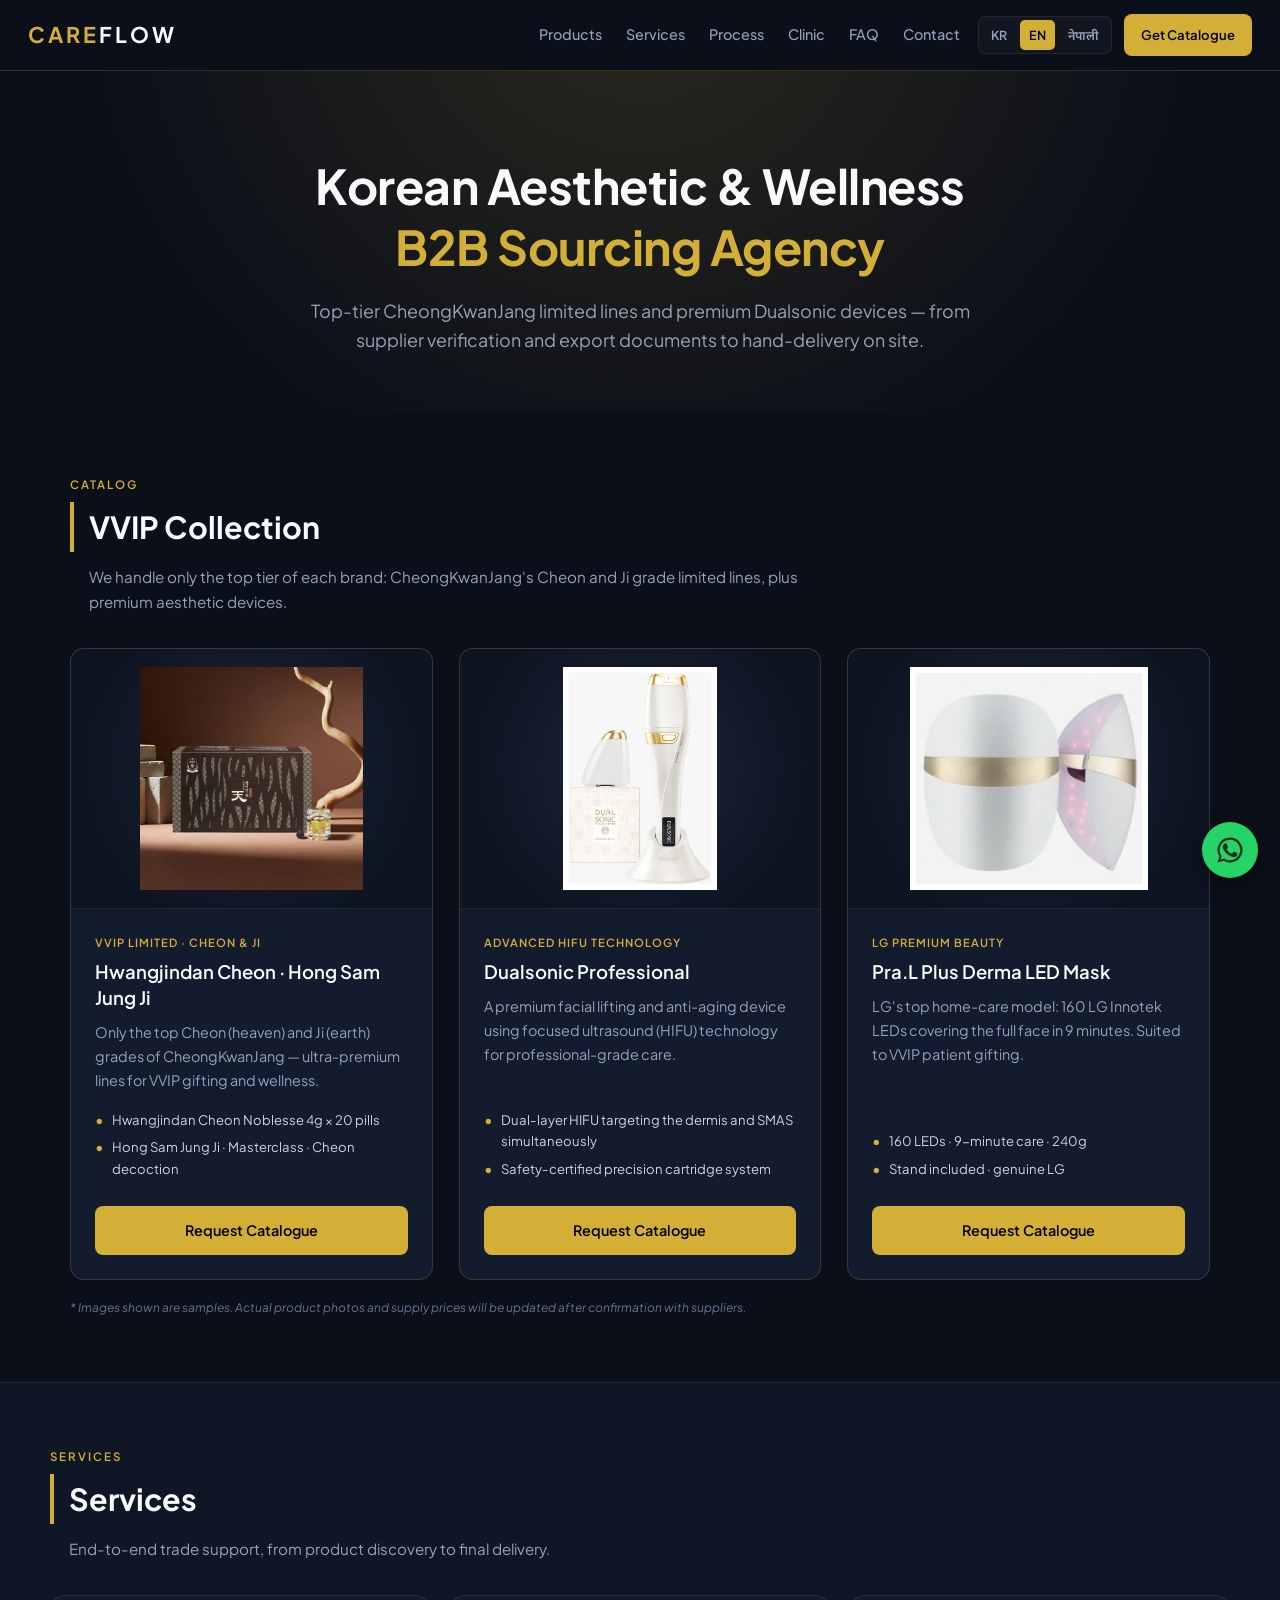
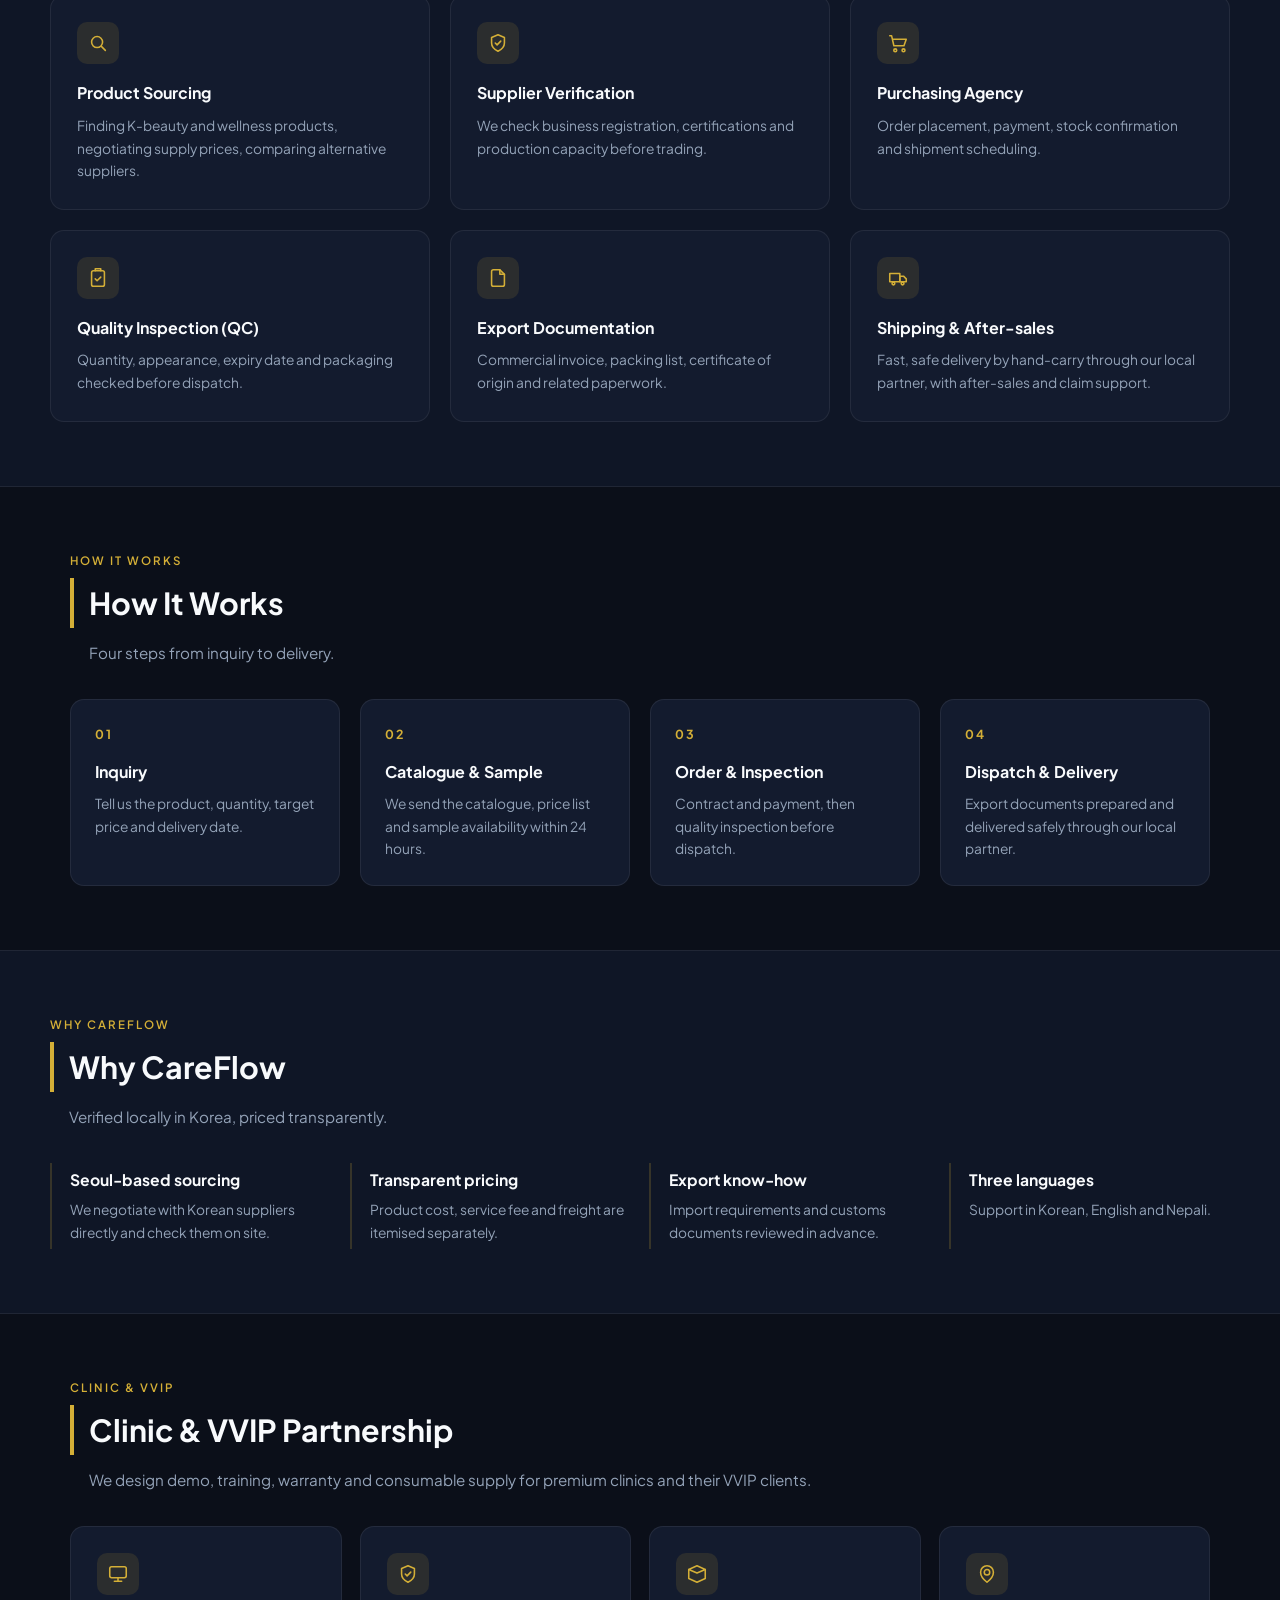
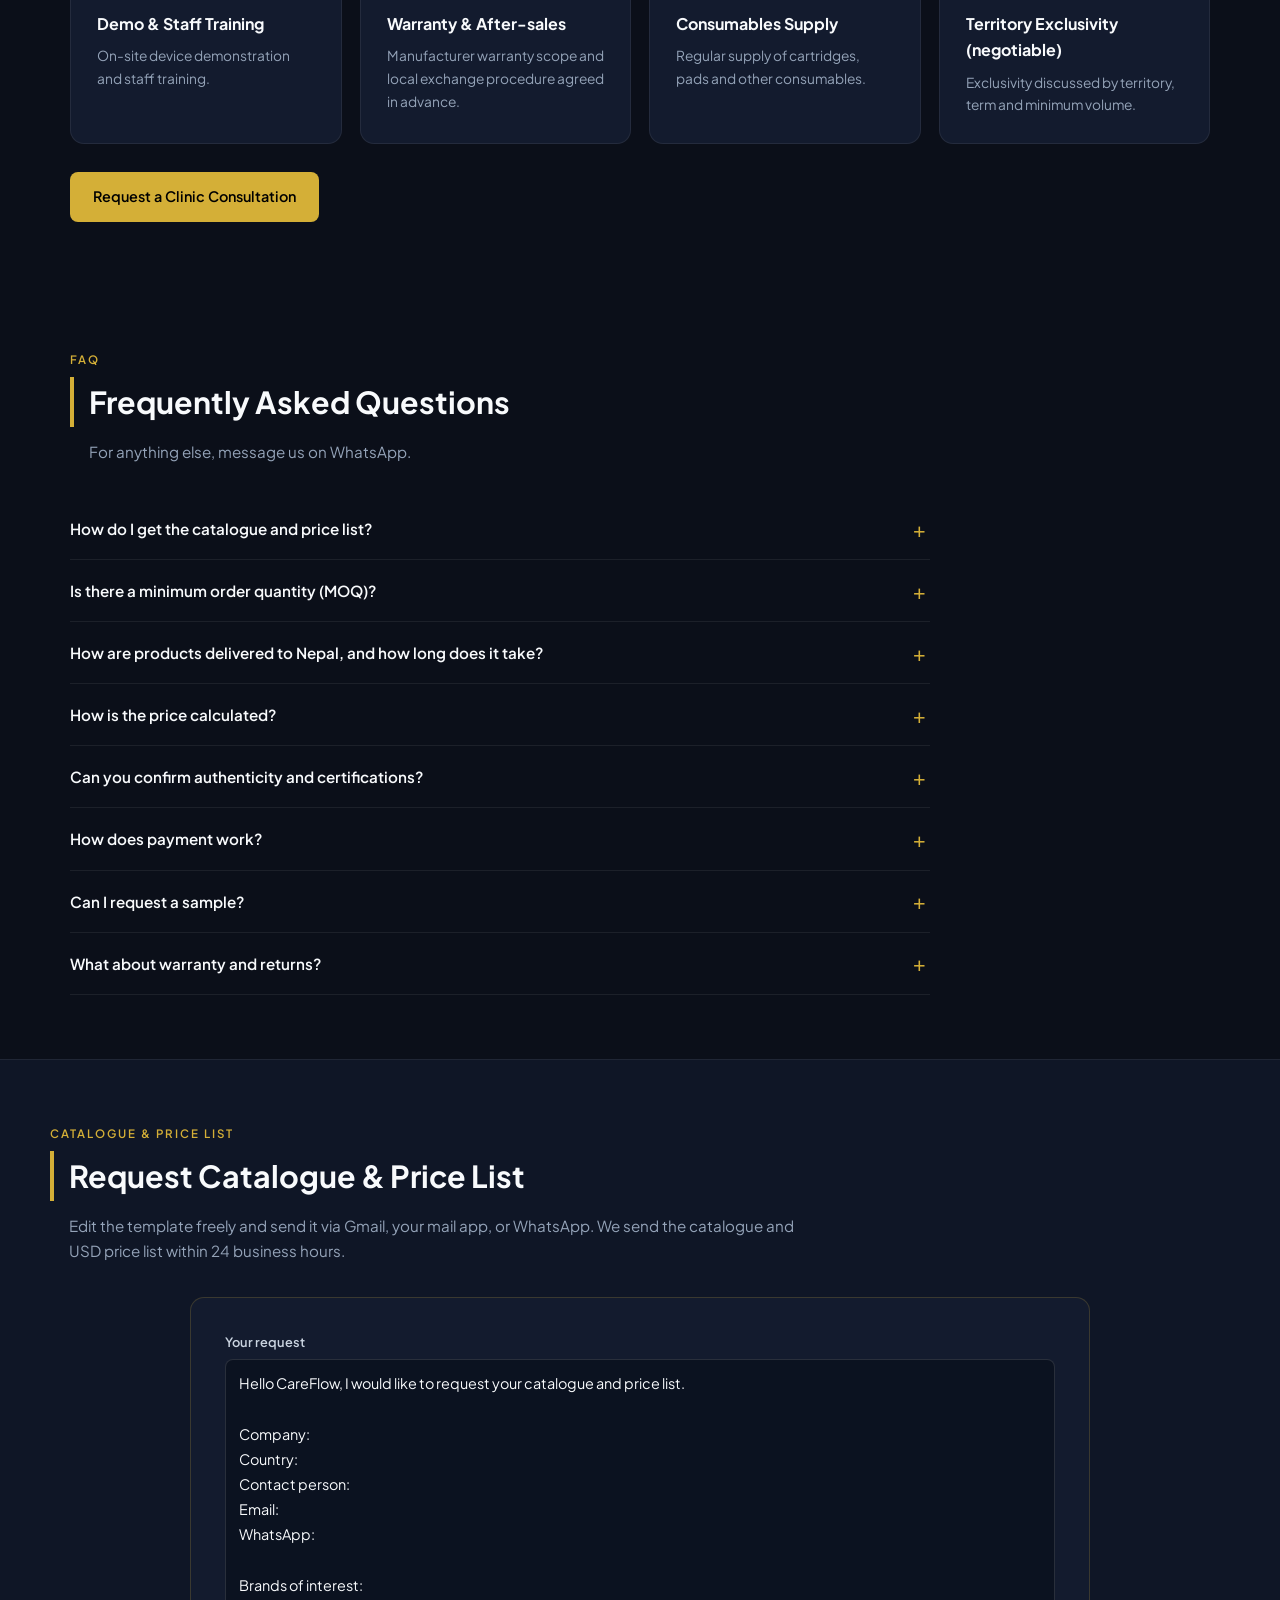
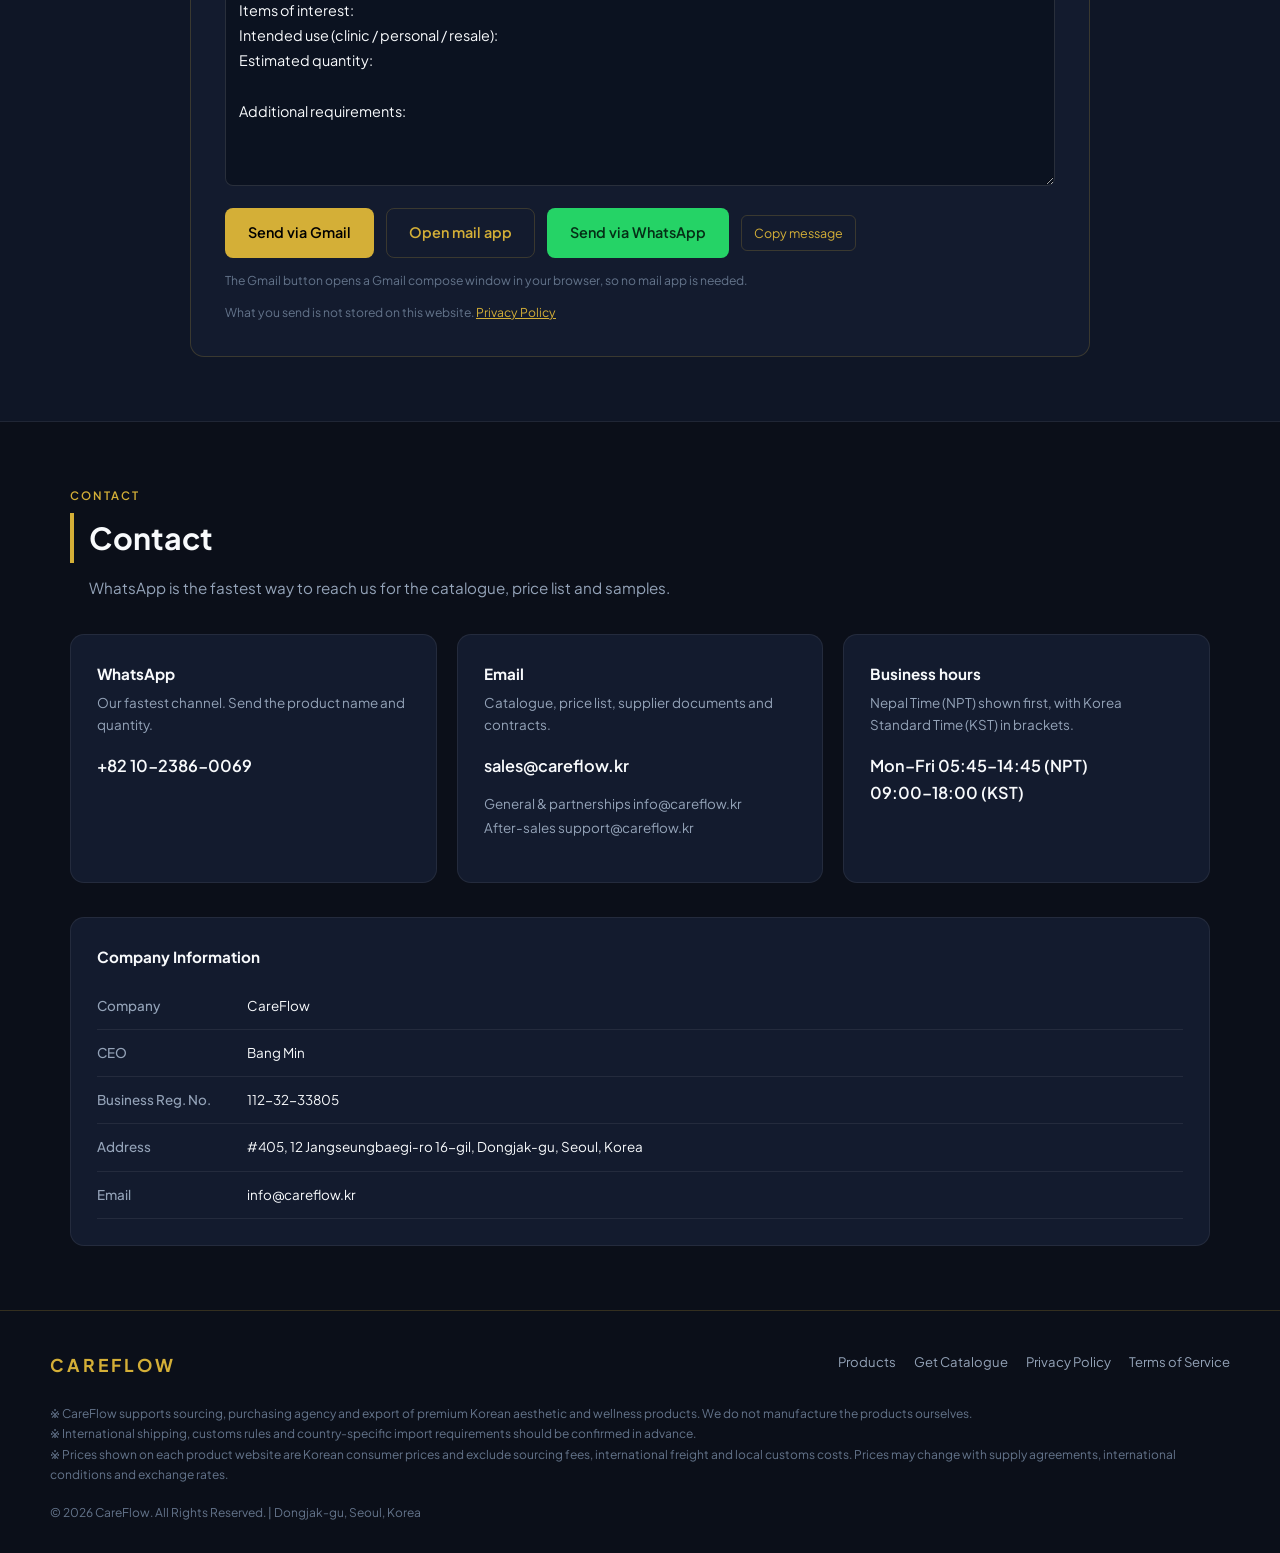
<file: index.html>
<!DOCTYPE html>
<html lang="ko">
<head>
<meta charset="UTF-8">
<meta name="viewport" content="width=device-width, initial-scale=1">
<meta name="theme-color" content="#0b0f19">
<title>CareFlow | 한국 에스테틱·웰니스 B2B 소싱 & 구매대행</title>
<meta name="description" content="CareFlow는 정관장 프리미엄 한정 라인, 듀얼소닉 클리닉 장비, LG 프라엘 뷰티 디바이스를 네팔·캄보디아·미얀마·태국으로 공급하는 B2B 소싱·구매대행 에이전시입니다. 공급사 검증, 품질 검수, 통관 서류, 핸드캐리 인도까지 지원합니다.">
<meta name="robots" content="index,follow">
<link rel="canonical" href="https://careflow.kr/">
<link rel="alternate" hreflang="ko" href="https://careflow.kr/?lang=ko">
<link rel="alternate" hreflang="en" href="https://careflow.kr/?lang=en">
<link rel="alternate" hreflang="ne" href="https://careflow.kr/?lang=ne">
<link rel="alternate" hreflang="x-default" href="https://careflow.kr/">

<meta property="og:type" content="website">
<meta property="og:site_name" content="CareFlow">
<meta property="og:title" content="CareFlow | Korea Aesthetic & Wellness B2B Sourcing">
<meta property="og:description" content="Korean premium beauty devices and wellness products sourced for Nepal, Cambodia, Myanmar and Thailand. Supplier verification, QC, export documents and shipping coordination.">
<meta property="og:url" content="https://careflow.kr/">
<meta property="og:image" content="https://careflow.kr/assets/og-image.jpg">
<meta property="og:image:width" content="1200">
<meta property="og:image:height" content="630">
<meta property="og:locale" content="ko_KR">
<meta property="og:locale:alternate" content="en_US">
<meta property="og:locale:alternate" content="ne_NP">
<meta name="twitter:card" content="summary_large_image">
<meta name="twitter:title" content="CareFlow | Korea Aesthetic & Wellness B2B Sourcing">
<meta name="twitter:description" content="Korean premium beauty devices and wellness products sourced for Nepal and Southeast Asia.">
<meta name="twitter:image" content="https://careflow.kr/assets/og-image.jpg">

<link rel="icon" href="assets/favicon.svg" type="image/svg+xml">
<link rel="apple-touch-icon" href="assets/apple-touch-icon.png">
<link rel="preconnect" href="https://fonts.googleapis.com">
<link rel="preconnect" href="https://fonts.gstatic.com" crossorigin>
<link href="https://fonts.googleapis.com/css2?family=Plus+Jakarta+Sans:wght@400;500;600;700&family=Noto+Sans+Devanagari:wght@400;600&display=swap" rel="stylesheet">
<style>
    :root {
        --bg-color: #0b0f19;
        --bg-soft: #0f1626;
        --card-bg: #131b2e;
        --accent-color: #d4af37;
        --accent-soft: rgba(212, 175, 55, 0.12);
        --text-main: #f8fafc;
        --text-muted: #94a3b8;
        --border-color: rgba(212, 175, 55, 0.2);
        --border-soft: rgba(255, 255, 255, 0.07);
        --wa: #25d366;
        --radius: 14px;
        --max: 1180px;
    }
    * { box-sizing: border-box; margin: 0; padding: 0; }
    html { scroll-behavior: smooth; -webkit-text-size-adjust: 100%; overflow-x: hidden; }
    body {
        font-family: 'Plus Jakarta Sans', 'Noto Sans Devanagari', -apple-system, BlinkMacSystemFont, 'Segoe UI', 'Malgun Gothic', sans-serif;
        background-color: var(--bg-color); color: var(--text-main); line-height: 1.65;
        padding-bottom: 0; overflow-x: hidden;
    }
    :lang(ne) body, html[lang="ne"] body { font-family: 'Noto Sans Devanagari', 'Plus Jakarta Sans', 'Malgun Gothic', sans-serif; }
    img { max-width: 100%; display: block; }
    a { color: inherit; }
    :focus-visible { outline: 2px solid var(--accent-color); outline-offset: 3px; border-radius: 4px; }
    button, input, select, textarea { font: inherit; }
    .skip-link { position: absolute; left: -9999px; top: 0; background: var(--accent-color); color: #000; padding: 10px 16px; z-index: 999; }
    .skip-link:focus { left: 10px; top: 10px; }
    section[id], div[id] { scroll-margin-top: 16px; }

    /* Header */
    .site-header {
        display: flex; align-items: center; justify-content: space-between; gap: 18px;
        padding: 14px 28px; border-bottom: 1px solid var(--border-color);
        background: var(--bg-color);
        position: relative; z-index: 100;
    }
    .logo { font-size: 1.35rem; font-weight: 700; color: var(--accent-color); letter-spacing: 3px; text-decoration: none; white-space: nowrap; }
    .logo span { color: var(--text-main); }
    .nav { display: flex; gap: 24px; margin-left: auto; }
    .nav a { color: var(--text-muted); text-decoration: none; font-size: 0.9rem; font-weight: 500; transition: color .2s; }
    .nav a:hover { color: var(--accent-color); }
    .header-actions { display: flex; align-items: center; gap: 12px; }
    .lang-switch { display: flex; gap: 4px; background: rgba(255,255,255,0.03); border: 1px solid var(--border-soft); border-radius: 8px; padding: 3px; }
    .lang-btn {
        background: transparent; border: 0; color: var(--text-muted);
        padding: 5px 9px; border-radius: 5px; cursor: pointer; font-size: 0.78rem; font-weight: 600; transition: all .2s;
    }
    .lang-btn:hover { color: var(--text-main); }
    .lang-btn.active { background: var(--accent-color); color: #000; }

    /* Buttons */
    .btn {
        display: inline-flex; align-items: center; justify-content: center; gap: 8px;
        padding: 12px 22px; border-radius: 8px; font-size: 0.9rem; font-weight: 600;
        text-decoration: none; cursor: pointer; border: 1px solid transparent; transition: all .25s; text-align: center;
    }
    .btn-gold { background: var(--accent-color); color: #000; }
    .btn-gold:hover { background: #e2c052; transform: translateY(-1px); }
    .btn-outline { background: transparent; color: var(--accent-color); border-color: var(--border-color); }
    .btn-outline:hover { background: var(--accent-soft); }
    .btn-wa { background: var(--wa); color: #052e16; }
    .btn-wa:hover { background: #3ae17a; }
    .btn-sm { padding: 9px 16px; font-size: 0.82rem; }

    /* Hero */
    .hero { position: relative; text-align: center; padding: 84px 20px 56px; overflow: hidden; }
    .hero::before {
        content: ""; position: absolute; inset: -30% 0 auto 0; height: 620px;
        background: radial-gradient(ellipse at 50% 0%, rgba(212,175,55,0.16), transparent 62%);
        pointer-events: none;
    }
    .hero-inner { position: relative; max-width: 900px; margin: 0 auto; }
    .hero h1 { font-size: clamp(1.85rem, 4.4vw, 3rem); line-height: 1.28; margin-bottom: 18px; font-weight: 700; letter-spacing: -0.5px; text-wrap: balance; word-break: keep-all; overflow-wrap: break-word; }
    .hero h1 em { color: var(--accent-color); font-style: normal; }
    .hero p.lead { font-size: clamp(1rem, 1.6vw, 1.12rem); color: var(--text-muted); max-width: 720px; margin: 0 auto; }

    /* Layout */
    .section { max-width: var(--max); margin: 0 auto; padding: 64px 20px; }
    .section.alt { background: var(--bg-soft); border-top: 1px solid var(--border-soft); border-bottom: 1px solid var(--border-soft); max-width: none; padding: 64px 20px; }
    .section.alt > .inner { max-width: var(--max); margin: 0 auto; }
    .section-head { margin-bottom: 34px; max-width: 760px; }
    .eyebrow { font-size: 0.72rem; letter-spacing: 2px; text-transform: uppercase; color: var(--accent-color); font-weight: 600; margin-bottom: 8px; }
    .section-title { font-size: clamp(1.45rem, 2.6vw, 1.9rem); font-weight: 700; padding-left: 15px; border-left: 4px solid var(--accent-color); margin-bottom: 12px; }
    .section-desc { color: var(--text-muted); font-size: 0.95rem; padding-left: 19px; }

    /* Products */
    .product-grid { display: grid; grid-template-columns: repeat(auto-fit, minmax(320px, 1fr)); gap: 26px; }
    .product-card {
        background: var(--card-bg); border: 1px solid var(--border-color); border-radius: var(--radius);
        overflow: hidden; display: flex; flex-direction: column; transition: transform .3s, border-color .3s;
    }
    .product-card:hover { transform: translateY(-4px); border-color: rgba(212, 175, 55, 0.45); }
    .product-media {
        height: 260px; background: radial-gradient(circle at 50% 45%, #1e293b 0%, #0d1422 72%);
        display: flex; align-items: center; justify-content: center; padding: 18px; border-bottom: 1px solid var(--border-soft);
    }
    .product-media img { width: 100%; height: 100%; object-fit: contain; }
    .product-media.pm-text span {
        font-family: Georgia, 'Times New Roman', serif;
        font-size: 38px; letter-spacing: .1em; color: rgba(255,255,255,.86);
    }
    .product-content { padding: 24px; display: flex; flex-direction: column; flex-grow: 1; }
    .product-tag { font-size: 0.7rem; text-transform: uppercase; color: var(--accent-color); letter-spacing: 1px; margin-bottom: 8px; font-weight: 600; }
    .product-title { font-size: 1.16rem; font-weight: 600; margin-bottom: 10px; line-height: 1.4; }
    .product-desc { font-size: 0.9rem; color: var(--text-muted); margin-bottom: 16px; flex-grow: 1; }
    .spec-list { list-style: none; margin-bottom: 20px; font-size: 0.82rem; color: #cbd5e1; }
    .spec-list li { margin-bottom: 6px; display: flex; gap: 8px; align-items: flex-start; }
    .spec-list li::before { content: "•"; color: var(--accent-color); font-weight: 700; flex: none; }
    .product-actions { display: flex; flex-direction: column; gap: 10px; margin-top: auto; }
    .product-link { font-size: 0.78rem; color: var(--text-muted); text-decoration: none; text-align: center; }
    .product-link:hover { color: var(--accent-color); text-decoration: underline; }
    .photo-note { margin-top: 18px; font-size: 0.75rem; color: #64748b; font-style: italic; }

    /* Services */
    .services-grid { display: grid; grid-template-columns: repeat(3, minmax(0, 1fr)); gap: 20px; }
    .service-card { background: var(--card-bg); border: 1px solid var(--border-soft); border-radius: var(--radius); padding: 26px; transition: border-color .25s, transform .25s; }
    .service-card:hover { border-color: var(--border-color); transform: translateY(-3px); }
    .service-icon { width: 42px; height: 42px; border-radius: 10px; background: var(--accent-soft); display: flex; align-items: center; justify-content: center; margin-bottom: 16px; }
    .service-icon svg { width: 22px; height: 22px; stroke: var(--accent-color); fill: none; stroke-width: 1.7; stroke-linecap: round; stroke-linejoin: round; }
    .service-card h3 { font-size: 1rem; margin-bottom: 8px; }
    .service-card p { font-size: 0.86rem; color: var(--text-muted); }

    /* Steps */
    .steps { display: grid; grid-template-columns: repeat(auto-fit, minmax(220px, 1fr)); gap: 20px; counter-reset: step; }
    .step { position: relative; background: var(--card-bg); border: 1px solid var(--border-soft); border-radius: var(--radius); padding: 24px; }
    .step-num { font-size: 0.78rem; font-weight: 700; color: var(--accent-color); letter-spacing: 2px; display: block; margin-bottom: 14px; }
    .step h3 { font-size: 1rem; margin-bottom: 8px; }
    .step p { font-size: 0.86rem; color: var(--text-muted); }

    /* Why */
    .why-grid { display: grid; grid-template-columns: repeat(auto-fit, minmax(240px, 1fr)); gap: 18px; }
    .why-item { border-left: 2px solid var(--border-color); padding: 4px 0 4px 18px; }
    .why-item h3 { font-size: 0.98rem; margin-bottom: 6px; }
    .why-item p { font-size: 0.86rem; color: var(--text-muted); }

    .clinic-grid { display: grid; grid-template-columns: repeat(4, minmax(0, 1fr)); gap: 18px; }
    .clinic-cta { margin-top: 28px; }
    @media (max-width: 980px) { .clinic-grid { grid-template-columns: repeat(2, minmax(0, 1fr)); } }
    @media (max-width: 700px) { .clinic-grid { grid-template-columns: 1fr; } }

    /* FAQ */
    .faq-list { max-width: 860px; }
    .faq-item { border-bottom: 1px solid var(--border-soft); }
    .faq-item summary {
        cursor: pointer; padding: 18px 30px 18px 0; font-size: 0.95rem; font-weight: 600;
        list-style: none; position: relative;
    }
    .faq-item summary::-webkit-details-marker { display: none; }
    .faq-item summary::after { content: "+"; position: absolute; right: 4px; top: 50%; transform: translateY(-50%); color: var(--accent-color); font-size: 1.3rem; font-weight: 400; }
    .faq-item[open] summary::after { content: "−"; }
    .faq-item p { padding: 0 30px 18px 0; font-size: 0.88rem; color: var(--text-muted); }

    /* Quote */
    .quote-wrap { background: var(--card-bg); border: 1px solid var(--border-color); border-radius: var(--radius); padding: 34px; }
    .form-grid { display: grid; grid-template-columns: repeat(6, minmax(0, 1fr)); gap: 18px; }
    .field { display: flex; flex-direction: column; gap: 6px; grid-column: span 3; min-width: 0; }
    .field.third { grid-column: span 2; }
    .field.full { grid-column: 1 / -1; }
    .field label { font-size: 0.8rem; color: #cbd5e1; font-weight: 600; }
    .field label .req { color: var(--accent-color); }
    .field input, .field select, .field textarea {
        background: #0b1220; border: 1px solid rgba(255,255,255,0.12); border-radius: 8px;
        padding: 11px 13px; color: var(--text-main); font-size: 0.9rem; width: 100%; transition: border-color .2s, box-shadow .2s;
    }
    .field textarea { min-height: 110px; resize: vertical; }
    .field textarea.quote-text { min-height: 300px; line-height: 1.75; font-family: inherit; overflow-y: auto; }
    .quote-wrap { max-width: 900px; margin: 0 auto; }
    .field input::placeholder, .field textarea::placeholder { color: #4b5a70; }
    .field input:focus, .field select:focus, .field textarea:focus { outline: none; border-color: var(--accent-color); box-shadow: 0 0 0 3px rgba(212,175,55,0.12); }
    .field input[aria-invalid="true"], .field select[aria-invalid="true"] { border-color: #f87171; }
    .err { font-size: 0.74rem; color: #f87171; min-height: 0; }
    .consent { display: flex; gap: 10px; align-items: flex-start; font-size: 0.8rem; color: var(--text-muted); line-height: 1.5; }
    .consent input { width: 16px; height: 16px; margin-top: 3px; flex: none; accent-color: var(--accent-color); }
    .consent a { color: var(--accent-color); }
    .form-actions { display: flex; flex-wrap: wrap; gap: 12px; align-items: center; margin-top: 22px; }
    .form-note { font-size: 0.76rem; color: #64748b; margin-top: 12px; }
    .form-status { display: none; margin-top: 18px; padding: 16px; border: 1px solid var(--border-color); background: var(--accent-soft); border-radius: 8px; font-size: 0.84rem; }
    .form-status.show { display: block; }
    .form-status strong { display: block; margin-bottom: 4px; color: var(--accent-color); }
    .form-status .status-actions { display: flex; gap: 10px; flex-wrap: wrap; margin-top: 12px; }
    .copy-btn { background: transparent; border: 1px solid var(--border-color); color: var(--accent-color); border-radius: 6px; padding: 7px 12px; font-size: 0.78rem; cursor: pointer; }

    /* Contact */
    .contact-grid { display: grid; grid-template-columns: repeat(auto-fit, minmax(260px, 1fr)); gap: 20px; margin-bottom: 34px; }
    .contact-card { background: var(--card-bg); border: 1px solid var(--border-soft); border-radius: var(--radius); padding: 26px; }
    .contact-card h3 { font-size: 0.95rem; margin-bottom: 6px; }
    .contact-card p { font-size: 0.84rem; color: var(--text-muted); margin-bottom: 16px; }
    .contact-card .big { font-size: 1.02rem; font-weight: 600; color: var(--text-main); text-decoration: none; word-break: break-all; white-space: pre-line; }
    .contact-card .big:hover { color: var(--accent-color); }
    .contact-sub { margin-top: 12px; font-size: 0.78rem; line-height: 1.8; }
    .contact-sub a { color: var(--text-muted); text-decoration: none; }
    .contact-sub a:hover { color: var(--accent-color); }
    .company-table { width: 100%; border-collapse: collapse; font-size: 0.84rem; table-layout: fixed; }
    .company-table th, .company-table td { text-align: left; padding: 12px 0; border-bottom: 1px solid var(--border-soft); vertical-align: top; overflow-wrap: anywhere; }
    .company-table th { color: var(--text-muted); font-weight: 500; width: 150px; padding-right: 12px; }

    /* Footer */
    footer { border-top: 1px solid var(--border-color); padding: 40px 20px 30px; color: var(--text-muted); font-size: 0.82rem; }
    .footer-inner { max-width: var(--max); margin: 0 auto; }
    .footer-top { display: flex; flex-wrap: wrap; justify-content: space-between; gap: 20px; margin-bottom: 24px; }
    .footer-brand { font-size: 1.1rem; letter-spacing: 3px; color: var(--accent-color); font-weight: 700; }
    .footer-links { display: flex; gap: 18px; flex-wrap: wrap; }
    .footer-links a { color: var(--text-muted); text-decoration: none; font-size: 0.82rem; }
    .footer-links a:hover { color: var(--accent-color); }
    .disclaimer-box { font-size: 0.75rem; color: #64748b; line-height: 1.7; margin-bottom: 18px; }
    .copyright { font-size: 0.75rem; color: #64748b; }

    /* Floating actions */
    .float-wa {
        position: fixed; right: 22px; bottom: 22px; z-index: 90;
        width: 56px; height: 56px; border-radius: 50%; background: var(--wa);
        display: flex; align-items: center; justify-content: center; box-shadow: 0 8px 24px rgba(0,0,0,0.4);
        transition: transform .2s;
    }
    .float-wa:hover { transform: scale(1.06); }
    .float-wa svg { width: 30px; height: 30px; fill: #052e16; }
    .mobile-bar { display: none; }
    .noscript { max-width: 700px; margin: 20px auto; padding: 16px; border: 1px solid var(--border-color); border-radius: 8px; font-size: 0.85rem; text-align: center; }

    /* Responsive */
    @media (max-width: 980px) {
        .nav { display: none; }
        .site-header { padding: 12px 18px; }
        .services-grid { grid-template-columns: repeat(2, minmax(0, 1fr)); }
    }
    @media (max-width: 700px) {
        .header-cta { display: none; }
        .hero { padding: 60px 18px 44px; }
        .section, .section.alt { padding: 48px 18px; }
        .form-grid { grid-template-columns: 1fr; }
        .field, .field.third, .field.full { grid-column: 1 / -1; }
        .quote-wrap { padding: 24px 20px; }
        .product-grid { grid-template-columns: 1fr; }
        .services-grid { grid-template-columns: 1fr; }
        .mobile-bar .btn { min-width: 0; }
        .float-wa { display: none; }
        .mobile-bar {
            display: flex; position: fixed; left: 0; right: 0; bottom: 0; z-index: 95;
            background: rgba(11,15,25,0.97); border-top: 1px solid var(--border-color);
            padding: 10px 14px calc(10px + env(safe-area-inset-bottom)); gap: 10px;
            backdrop-filter: blur(10px);
        }
        .mobile-bar .btn { flex: 1; padding: 11px 12px; font-size: 0.85rem; }
        body { padding-bottom: 74px; }
        .footer-top { flex-direction: column; }
    }
    @media (max-width: 480px) {
        .company-table, .company-table tbody, .company-table tr, .company-table th, .company-table td { display: block; width: 100%; }
        .company-table th { padding-bottom: 2px; border-bottom: 0; }
        .company-table td { padding-top: 0; padding-bottom: 14px; }
        .company-table tr:last-child td { border-bottom: 0; }
    }
    @media (prefers-reduced-motion: reduce) {
        html { scroll-behavior: auto; }
        * { transition: none !important; animation: none !important; }
    }
</style>
<script type="application/ld+json">
{
  "@context": "https://schema.org",
  "@graph": [
    {
      "@type": "Organization",
      "@id": "https://careflow.kr/#organization",
      "name": "CareFlow",
      "alternateName": "케어플로",
      "url": "https://careflow.kr/",
      "email": "sales@careflow.kr",
      "telephone": "+82-10-2386-0069",
      "description": "Korean B2B sourcing and purchasing agency for premium aesthetic and wellness products, serving Nepal, Cambodia, Myanmar and Thailand.",
      "address": {
        "@type": "PostalAddress",
        "streetAddress": "#405, 12 Jangseungbaegi-ro 16-gil, Dongjak-gu",
        "addressLocality": "Seoul",
        "addressCountry": "KR"
      },
      "identifier": "112-32-33805",
      "areaServed": ["NP", "KH", "MM", "TH"],
      "knowsLanguage": ["ko", "en", "ne"]
    },
    {
      "@type": "Service",
      "@id": "https://careflow.kr/#service",
      "name": "Korea Aesthetic & Wellness B2B Sourcing",
      "provider": { "@id": "https://careflow.kr/#organization" },
      "serviceType": "Product sourcing, supplier verification, purchasing agency, quality inspection, export documentation and shipping coordination",
      "areaServed": ["NP", "KH", "MM", "TH"],
      "availableChannel": {
        "@type": "ServiceChannel",
        "serviceUrl": "https://careflow.kr/#quote",
        "servicePhone": "+82-10-2386-0069"
      }
    },
    {
      "@type": "FAQPage",
      "@id": "https://careflow.kr/#faq",
      "mainEntity": [
        {
          "@type": "Question",
          "name": "카탈로그와 가격표는 어떻게 받나요?",
          "acceptedAnswer": { "@type": "Answer", "text": "홈페이지의 '카탈로그 · 가격표 요청' 양식을 Gmail·메일 앱·WhatsApp으로 보내주시면 영업일 기준 24시간 내에 카탈로그와 USD 가격표를 보내드립니다. 요청은 무료입니다." }
        },
        {
          "@type": "Question",
          "name": "최소 주문 수량(MOQ)이 있나요?",
          "acceptedAnswer": { "@type": "Answer", "text": "제품별로 다릅니다. 샘플 1개부터 협의가 가능하며, 대량 주문 시 단가를 재협상합니다." }
        },
        {
          "@type": "Question",
          "name": "네팔까지 어떻게, 얼마나 걸려서 보내나요?",
          "acceptedAnswer": { "@type": "Answer", "text": "현지 파트너가 핸드캐리로 직접 운반해 빠르고 안전하게 전달합니다. 통관 상황에 따라 일정이 조정될 수 있으며, 세부 일정은 견적 시 안내드립니다." }
        },
        {
          "@type": "Question",
          "name": "가격은 어떻게 구성되나요?",
          "acceptedAnswer": { "@type": "Answer", "text": "제품 공급가, 소싱 수수료, 국제 운송비, 현지 통관·세금으로 구성되며 견적서에 항목별로 표기합니다." }
        },
        {
          "@type": "Question",
          "name": "정품과 인증을 확인할 수 있나요?",
          "acceptedAnswer": { "@type": "Answer", "text": "공급사의 사업자등록증과 제품 인증서를 확인한 뒤 필요한 범위에서 사본을 제공합니다." }
        },
        {
          "@type": "Question",
          "name": "결제는 어떻게 진행되나요?",
          "acceptedAnswer": { "@type": "Answer", "text": "계약금 30~50%와 잔금(선적 전)으로 진행하며, T/T를 기본으로 합니다. 세부 조건은 견적서에 명시합니다." }
        },
        {
          "@type": "Question",
          "name": "샘플을 받을 수 있나요?",
          "acceptedAnswer": { "@type": "Answer", "text": "샘플은 제품 원가와 국제 운송비를 기준으로 제공하며, 브랜드사 협조가 있는 경우 무료 샘플도 안내합니다." }
        },
        {
          "@type": "Question",
          "name": "보증과 반품은 어떻게 되나요?",
          "acceptedAnswer": { "@type": "Answer", "text": "제조사 보증(통상 1~2년)이 적용되며, 초기 불량은 수령 후 7일 내 1:1 교환을 원칙으로 합니다. 단순 변심 반품은 국제 운송 특성상 제한됩니다. A/S 문의: support@careflow.kr." }
        }
      ]
    }
  ]
}
</script>
</head>
<body>
<a class="skip-link" href="#main">본문 바로가기</a>

<header class="site-header">
    <a class="logo" href="/">CARE<span>FLOW</span></a>
    <nav class="nav" aria-label="Main navigation">
        <a href="#products" data-i18n="nav.products">상품</a>
        <a href="#services" data-i18n="nav.services">서비스</a>
        <a href="#process" data-i18n="nav.process">진행 절차</a>
        <a href="#clinic" data-i18n="nav.clinic">클리닉</a>
        <a href="#faq" data-i18n="nav.faq">FAQ</a>
        <a href="#contact" data-i18n="nav.contact">연락처</a>
    </nav>
    <div class="header-actions">
        <div class="lang-switch" role="group" aria-label="Language / 언어">
            <button type="button" class="lang-btn" data-lang="ko" aria-pressed="true">KR</button>
            <button type="button" class="lang-btn" data-lang="en" aria-pressed="false">EN</button>
            <button type="button" class="lang-btn" data-lang="ne" aria-pressed="false">नेपाली</button>
        </div>
        <a class="btn btn-gold btn-sm header-cta" href="#quote" data-i18n="nav.cta">카탈로그 요청</a>
    </div>
</header>

<main id="main">
    <section class="hero">
        <div class="hero-inner">
            <h1 data-i18n-html="hero.title">한국 에스테틱·웰니스<br><em>글로벌 소싱 &amp; 구매대행</em></h1>
            <p class="lead" data-i18n="hero.desc">정관장 최상위 한정 라인과 듀얼소닉 프리미엄 디바이스를 공급사 검증부터 수출 서류, 현지 인도까지 원스톱으로 지원합니다.</p>
        </div>
    </section>

    <section class="section" id="products">
        <div class="section-head">
            <p class="eyebrow" data-i18n="products.eyebrow">Catalog</p>
            <h2 class="section-title" data-i18n="products.title">VVIP 컬렉션</h2>
            <p class="section-desc" data-i18n="products.desc">각 브랜드의 최상위 등급만 취급합니다. 정관장 천(天)·지(地) 등급 한정 라인과 프리미엄 디바이스로만 구성했습니다.</p>
        </div>

        <div class="product-grid">
            <article class="product-card">
                <div class="product-media">
                    <img src="assets/hwangjindan.webp" alt="정관장 황진단 천 한정 라인" data-i18n-alt="products.items.0.alt" width="412" height="414" loading="lazy" decoding="async">
                </div>
                <div class="product-content">
                    <span class="product-tag" data-i18n="products.items.0.tag">VVIP 한정 · 천(天)·지(地)</span>
                    <h3 class="product-title" data-i18n="products.items.0.title">황진단 천 · 홍삼정지</h3>
                    <p class="product-desc" data-i18n="products.items.0.desc">정관장 최상위 천(天)·지(地) 등급 한정 라인. VVIP 선물 및 건강 관리를 위한 초호화 구성만 취급합니다.</p>
                    <ul class="spec-list">
                        <li data-i18n="products.items.0.specs.0">황진단 천 노블라인 4g × 20환</li>
                        <li data-i18n="products.items.0.specs.1">홍삼정지 · 마스터클래스 · 달임액 천삼</li>
                    </ul>
                    <div class="product-actions">
                        <button type="button" class="btn btn-gold js-quote" data-product="0" data-i18n="products.quote">카탈로그 요청</button>
                    </div>
                </div>
            </article>

            <article class="product-card">
                <div class="product-media">
                    <img src="assets/dualsonic-professional.webp" alt="듀얼소닉 프로페셔널 HIFU 디바이스" data-i18n-alt="products.items.1.alt" width="571" height="830" loading="lazy" decoding="async">
                </div>
                <div class="product-content">
                    <span class="product-tag" data-i18n="products.items.1.tag">첨단 HIFU 기술</span>
                    <h3 class="product-title" data-i18n="products.items.1.title">듀얼소닉 프로페셔널</h3>
                    <p class="product-desc" data-i18n="products.items.1.desc">집속초음파(HIFU) 기술을 활용한 최상급 페이스 리프팅 및 안티에이징 디바이스로 전문적인 프리미엄 케어를 실현합니다.</p>
                    <ul class="spec-list">
                        <li data-i18n="products.items.1.specs.0">듀얼레이어 HIFU(진피층 및 근막층 동시 타깃)</li>
                        <li data-i18n="products.items.1.specs.1">안전성 인증 및 정밀 카트리지 시스템</li>
                    </ul>
                    <div class="product-actions">
                        <button type="button" class="btn btn-gold js-quote" data-product="1" data-i18n="products.quote">카탈로그 요청</button>
                    </div>
                </div>
            </article>

            <article class="product-card">
                <div class="product-media">
                    <img src="assets/lg-pral.webp" alt="LG 프라엘 플러스 더마 LED 마스크" data-i18n-alt="products.items.2.alt" width="438" height="410" loading="lazy" decoding="async">
                </div>
                <div class="product-content">
                    <span class="product-tag" data-i18n="products.items.2.tag">LG전자 프리미엄 뷰티</span>
                    <h3 class="product-title" data-i18n="products.items.2.title">프라엘 플러스 더마 LED 마스크</h3>
                    <p class="product-desc" data-i18n="products.items.2.desc">LG이노텍 160개 LED로 얼굴 전체를 9분에 케어하는 최상위 홈케어 모델. VVIP 환자용 선물로 적합합니다.</p>
                    <ul class="spec-list">
                        <li data-i18n="products.items.2.specs.0">160개 LED · 9분 케어 · 240g</li>
                        <li data-i18n="products.items.2.specs.1">거치대 포함 · LG전자 정품</li>
                    </ul>
                    <div class="product-actions">
                        <button type="button" class="btn btn-gold js-quote" data-product="2" data-i18n="products.quote">카탈로그 요청</button>
                    </div>
                </div>
            </article>
        </div>
        <p class="photo-note" data-i18n="products.note">* 현재 이미지는 샘플이며, 실제 제품 사진과 공급 단가는 공급사 협의 후 업데이트됩니다.</p>
    </section>

    <section class="section alt" id="services">
        <div class="inner">
            <div class="section-head">
                <p class="eyebrow" data-i18n="services.eyebrow">Services</p>
                <h2 class="section-title" data-i18n="services.title">서비스</h2>
                <p class="section-desc" data-i18n="services.desc">제품 발굴부터 현지 도착까지, 무역 실무 전 과정을 대행합니다.</p>
            </div>
            <div class="services-grid" id="services-grid"></div>
        </div>
    </section>

    <section class="section" id="process">
        <div class="section-head">
            <p class="eyebrow" data-i18n="process.eyebrow">How it works</p>
            <h2 class="section-title" data-i18n="process.title">진행 절차</h2>
            <p class="section-desc" data-i18n="process.desc">문의부터 배송까지 4단계로 진행됩니다.</p>
        </div>
        <div class="steps" id="steps"></div>
    </section>

    <section class="section alt" id="why">
        <div class="inner">
            <div class="section-head">
                <p class="eyebrow" data-i18n="why.eyebrow">Why CareFlow</p>
                <h2 class="section-title" data-i18n="why.title">왜 케어플로인가</h2>
                <p class="section-desc" data-i18n="why.desc">한국 현지에서 직접 확인하고, 투명하게 안내합니다.</p>
            </div>
            <div class="why-grid" id="why-grid"></div>
        </div>
    </section>

    <section class="section" id="clinic">
        <div class="section-head">
            <p class="eyebrow" data-i18n="clinic.eyebrow">Clinic &amp; VVIP</p>
            <h2 class="section-title" data-i18n="clinic.title">클리닉 &amp; VVIP 파트너십</h2>
            <p class="section-desc" data-i18n="clinic.desc">프리미엄 클리닉과 VVIP 고객을 위한 데모, 교육, 보증, 소모품 공급을 함께 설계합니다.</p>
        </div>
        <div class="clinic-grid" id="clinic-grid"></div>
        <div class="clinic-cta">
            <a class="btn btn-gold" href="#quote" data-i18n="clinic.cta">클리닉 상담 요청</a>
        </div>
    </section>

    <section class="section" id="faq">
        <div class="section-head">
            <p class="eyebrow" data-i18n="faq.eyebrow">FAQ</p>
            <h2 class="section-title" data-i18n="faq.title">자주 묻는 질문</h2>
            <p class="section-desc" data-i18n="faq.desc">더 궁금한 점은 WhatsApp으로 문의해 주세요.</p>
        </div>
        <div class="faq-list" id="faq-list"></div>
    </section>

    <section class="section alt" id="quote">
        <div class="inner">
            <div class="section-head">
                <p class="eyebrow" data-i18n="quote.eyebrow">Catalogue &amp; Price List</p>
                <h2 class="section-title" data-i18n="quote.title">카탈로그 · 가격표 요청</h2>
                <p class="section-desc" data-i18n="quote.desc">아래 양식을 자유롭게 수정해 Gmail, 메일 앱, WhatsApp 중 편한 방법으로 보내주세요. 카탈로그와 USD 가격표를 영업일 기준 24시간 내 보내드립니다.</p>
            </div>

            <div class="quote-wrap">
                <div class="field">
                    <label for="f-message" data-i18n="quote.message">요청 내용</label>
                    <textarea id="f-message" class="quote-text" rows="12" spellcheck="false"></textarea>
                </div>

                <div class="form-actions">
                    <a class="btn btn-gold" id="gmail-btn" href="#" target="_blank" rel="noopener" data-i18n="quote.gmail">Gmail로 보내기</a>
                    <a class="btn btn-outline" id="mailto-btn" href="#" data-i18n="quote.mailApp">메일 앱으로 보내기</a>
                    <a class="btn btn-wa" id="wa-alt" href="https://wa.me/821023860069" target="_blank" rel="noopener" data-i18n="quote.alt">WhatsApp으로 보내기</a>
                    <button type="button" class="copy-btn" id="copy-btn" data-i18n="quote.copy">요청 내용 복사</button>
                </div>
                <p class="form-note" data-i18n="quote.note">Gmail 버튼은 브라우저에서 Gmail 작성 창을 열기 때문에 메일 앱이 없어도 보낼 수 있습니다.</p>
                <p class="form-note"><span data-i18n="quote.consentNote">보내는 내용은 사이트에 저장되지 않습니다.</span>
                    <a href="privacy.html" target="_blank" rel="noopener" style="color:var(--accent-color)" data-i18n="footer.privacy">개인정보처리방침</a>
                </p>
            </div>
        </div>
    </section>

    <section class="section" id="contact">
        <div class="section-head">
            <p class="eyebrow" data-i18n="contact.eyebrow">Contact</p>
            <h2 class="section-title" data-i18n="contact.title">연락처</h2>
            <p class="section-desc" data-i18n="contact.desc">카탈로그·가격표·샘플 문의는 WhatsApp이 가장 빠릅니다.</p>
        </div>
        <div class="contact-grid">
            <div class="contact-card">
                <h3 data-i18n="contact.waTitle">WhatsApp</h3>
                <p data-i18n="contact.waDesc">가장 빠른 상담 채널입니다. 제품명과 수량을 보내주세요.</p>
                <a class="big" href="https://wa.me/821023860069" target="_blank" rel="noopener">+82 10-2386-0069</a>
            </div>
            <div class="contact-card">
                <h3 data-i18n="contact.emailTitle">이메일</h3>
                <p data-i18n="contact.emailDesc">카탈로그·가격표, 공급사 서류, 계약 관련 문의.</p>
                <a class="big" href="mailto:sales@careflow.kr">sales@careflow.kr</a>
                <p class="contact-sub">
                    <span data-i18n="contact.emailGeneral">일반·제휴</span>
                    <a href="mailto:info@careflow.kr">info@careflow.kr</a><br>
                    <span data-i18n="contact.emailSupport">A/S·보증</span>
                    <a href="mailto:support@careflow.kr">support@careflow.kr</a>
                </p>
            </div>
            <div class="contact-card">
                <h3 data-i18n="contact.hoursTitle">상담 시간</h3>
                <p data-i18n="contact.hoursDesc">한국 시간(KST)과 네팔 시간(NPT)을 함께 표기합니다.</p>
                <span class="big" data-i18n="contact.hours">평일 09:00–18:00 (KST)<br>네팔 05:45–14:45 (NPT)</span>
            </div>
        </div>
        <div class="contact-card">
            <h3 style="margin-bottom:14px" data-i18n="contact.companyTitle">사업자 정보</h3>
            <table class="company-table">
                <tbody id="company-rows"></tbody>
            </table>
        </div>
    </section>
</main>

<footer>
    <div class="footer-inner">
        <div class="footer-top">
            <div class="footer-brand">CAREFLOW</div>
            <div class="footer-links">
                <a href="#products" data-i18n="nav.products">상품</a>
                <a href="#quote" data-i18n="nav.cta">카탈로그 요청</a>
                <a href="privacy.html" data-i18n="footer.privacy">개인정보처리방침</a>
                <a href="terms.html" data-i18n="footer.terms">이용약관</a>
            </div>
        </div>
        <div class="disclaimer-box" id="disclaimer"></div>
        <p class="copyright" data-i18n="footer.copyright">© 2026 CareFlow. All Rights Reserved.</p>
    </div>
</footer>

<a class="float-wa" href="https://wa.me/821023860069" target="_blank" rel="noopener" aria-label="WhatsApp">
    <svg viewBox="0 0 24 24" aria-hidden="true"><path d="M17.5 14.4c-.3-.2-1.8-.9-2.1-1-.3-.1-.5-.2-.7.1-.2.3-.8 1-.9 1.2-.2.2-.3.2-.6.1-1.6-.8-2.7-1.5-3.7-3.3-.3-.5.3-.5.8-1.5.1-.2 0-.4 0-.5 0-.1-.7-1.6-.9-2.2-.2-.6-.5-.5-.7-.5h-.6c-.2 0-.5.1-.8.4-.3.3-1 1-1 2.4s1 2.8 1.2 3c.1.2 1.9 3 4.7 4.2 1.8.8 2.5.8 3.4.7.5-.1 1.8-.7 2-1.4.3-.7.3-1.3.2-1.4-.1-.1-.3-.2-.6-.3z"></path><path d="M12 2a10 10 0 0 0-8.5 15.2L2 22l4.9-1.4A10 10 0 1 0 12 2zm0 18.2c-1.5 0-3-.4-4.3-1.2l-.3-.2-3 .9.9-2.9-.2-.3A8.2 8.2 0 1 1 12 20.2z"></path></svg>
</a>

<div class="mobile-bar">
    <a class="btn btn-gold" href="#quote" data-i18n="hero.ctaQuote">카탈로그 요청</a>
    <a class="btn btn-wa" href="https://wa.me/821023860069" target="_blank" rel="noopener" data-i18n="nav.wa">WhatsApp</a>
</div>

<noscript>
    <div class="noscript">
        일부 콘텐츠와 요청 양식은 JavaScript를 사용합니다. 문의는 <a href="mailto:info@careflow.kr">info@careflow.kr</a> 또는 <a href="https://wa.me/821023860069">WhatsApp +82 10-2386-0069</a>로 보내주세요. / Please contact us by email or WhatsApp if JavaScript is disabled.
    </div>
</noscript>

<script>
(function () {
    "use strict";

    var EMAIL = "sales@careflow.kr";
    var WA_NUMBER = "821023860069";

    var I18N = {
        ko: {
            meta: {
                title: "CareFlow | 한국 에스테틱·웰니스 B2B 소싱 & 구매대행",
                desc: "CareFlow는 정관장 프리미엄 한정 라인, 듀얼소닉 클리닉 장비, LG 프라엘 뷰티 디바이스를 네팔·캄보디아·미얀마·태국으로 공급하는 B2B 소싱·구매대행 에이전시입니다. 공급사 검증, 품질 검수, 통관 서류, 핸드캐리 인도까지 지원합니다."
            },
            nav: {
                products: "상품", services: "서비스", process: "진행 절차", clinic: "클리닉", faq: "FAQ", contact: "연락처",
                cta: "카탈로그 요청", wa: "WhatsApp"
            },
            hero: {
                title: '한국 에스테틱·웰니스<br><em>글로벌 소싱 &amp; 구매대행</em>',
                desc: "정관장 최상위 한정 라인과 듀얼소닉 프리미엄 디바이스를 공급사 검증부터 수출 서류, 현지 인도까지 원스톱으로 지원합니다.",
                ctaQuote: "카탈로그 요청",
            },
            products: {
                eyebrow: "Catalog",
                title: "VVIP 컬렉션",
                desc: "각 브랜드의 최상위 등급만 취급합니다. 정관장 천(天)·지(地) 등급 한정 라인과 프리미엄 디바이스로만 구성했습니다.",
                quote: "카탈로그 요청",
                note: "* 현재 이미지는 샘플이며, 실제 제품 사진과 공급 단가는 공급사 협의 후 업데이트됩니다.",
                items: [
                    {
                        tag: "VVIP 한정 · 천(天)·지(地)",
                        title: "황진단 천 · 홍삼정지",
                        desc: "정관장 최상위 천(天)·지(地) 등급 한정 라인. VVIP 선물 및 건강 관리를 위한 초호화 구성만 취급합니다.",
                        specs: ["황진단 천 노블라인 4g × 20환", "홍삼정지 · 마스터클래스 · 달임액 천삼"],
                        alt: "정관장 황진단 천 한정 라인"
                    },
                    {
                        tag: "첨단 HIFU 기술",
                        title: "듀얼소닉 프로페셔널",
                        desc: "집속초음파(HIFU) 기술을 활용한 최상급 페이스 리프팅 및 안티에이징 디바이스로 전문적인 프리미엄 케어를 실현합니다.",
                        specs: ["듀얼레이어 HIFU(진피층 및 근막층 동시 타깃)", "안전성 인증 및 정밀 카트리지 시스템"],
                        alt: "듀얼소닉 프로페셔널 HIFU 디바이스"
                    },
                    {
                        tag: "LG전자 프리미엄 뷰티",
                        title: "프라엘 플러스 더마 LED 마스크",
                        desc: "LG이노텍 160개 LED로 얼굴 전체를 9분에 케어하는 최상위 홈케어 모델. VVIP 환자용 선물로 적합합니다.",
                        specs: ["160개 LED · 9분 케어 · 240g", "거치대 포함 · LG전자 정품"],
                        alt: "LG 프라엘 플러스 더마 LED 마스크"
                    }
                ]
            },
            services: {
                eyebrow: "Services",
                title: "서비스",
                desc: "제품 발굴부터 현지 도착까지, 무역 실무 전 과정을 대행합니다.",
                items: [
                    { title: "상품 소싱", desc: "K-뷰티·웰니스 제품 발굴, 공급가 협상, 대체 공급사 비교." },
                    { title: "공급사 검증", desc: "사업자등록·인증서·생산 능력을 확인한 뒤 거래합니다." },
                    { title: "구매대행", desc: "주문·결제·재고 확인 및 출고 일정을 관리합니다." },
                    { title: "품질 검수 (QC)", desc: "출고 전 수량·외관·유통기한·포장 상태를 점검합니다." },
                    { title: "통관·수출 서류", desc: "인보이스·패킹리스트·원산지증명 등 서류를 지원합니다." },
                    { title: "운송 & A/S", desc: "현지 파트너의 핸드캐리로 빠르고 안전하게 전달하고, A/S와 클레임에 대응합니다." }
                ]
            },
            process: {
                eyebrow: "How it works",
                title: "진행 절차",
                desc: "문의부터 배송까지 4단계로 진행됩니다.",
                items: [
                    { title: "문의", desc: "제품, 수량, 목표가, 희망 납기를 알려주세요." },
                    { title: "카탈로그 · 샘플", desc: "24시간 내 카탈로그와 가격표, 샘플 가능 여부를 안내합니다." },
                    { title: "주문 · 검수", desc: "계약·결제 후 출고 전 품질 검수를 진행합니다." },
                    { title: "출고 · 운송", desc: "수출 서류를 준비하고 현지 파트너를 통해 안전하게 전달합니다." }
                ]
            },
            why: {
                eyebrow: "Why CareFlow",
                title: "왜 케어플로인가",
                desc: "한국 현지에서 직접 확인하고, 투명하게 안내합니다.",
                items: [
                    { title: "서울 현지 소싱", desc: "한국 공급사와 직접 협상하고 현장에서 확인합니다." },
                    { title: "투명한 가격", desc: "제품가·수수료·국제 배송비를 항목별로 분리해 안내합니다." },
                    { title: "수출 실무", desc: "국가별 수입 요건과 통관 서류를 사전에 점검합니다." },
                    { title: "3개 언어 대응", desc: "한국어·영어·네팔어로 상담이 가능합니다." }
                ]
            },
            clinic: {
                eyebrow: "Clinic & VVIP",
                title: "클리닉 & VVIP 파트너십",
                desc: "프리미엄 클리닉과 VVIP 고객을 위한 데모, 교육, 보증, 소모품 공급을 함께 설계합니다.",
                cta: "클리닉 상담 요청",
                items: [
                    { title: "데모 & 직원 교육", desc: "장비 시연과 사용 교육을 현장에서 진행합니다." },
                    { title: "보증 & A/S", desc: "제조사 보증 범위와 현지 교환 절차를 사전에 합의합니다." },
                    { title: "소모품 공급", desc: "카트리지·패드 등 소모품을 정기적으로 공급합니다." },
                    { title: "지역 독점 (협의)", desc: "지역·기간·최소 물량을 기준으로 독점 조건을 협의합니다." }
                ]
            },
            faq: {
                eyebrow: "FAQ",
                title: "자주 묻는 질문",
                desc: "더 궁금한 점은 WhatsApp으로 문의해 주세요.",
                items: [
                    { q: "카탈로그와 가격표는 어떻게 받나요?", a: "홈페이지의 '카탈로그 · 가격표 요청' 양식을 Gmail·메일 앱·WhatsApp으로 보내주시면 영업일 기준 24시간 내에 보내드립니다. 요청은 무료입니다." },
                    { q: "최소 주문 수량(MOQ)이 있나요?", a: "제품별로 다릅니다. 샘플 1개부터 협의가 가능하며, 대량 주문 시 단가를 재협상합니다." },
                    { q: "네팔까지 어떻게, 얼마나 걸려서 보내나요?", a: "현지 파트너가 핸드캐리로 직접 운반해 빠르고 안전하게 전달합니다. 통관 상황에 따라 일정이 조정될 수 있으며, 세부 일정은 견적 시 안내드립니다." },
                    { q: "가격은 어떻게 구성되나요?", a: "제품 공급가 + 소싱 수수료 + 국제 운송비 + 현지 통관·세금으로 구성되며, 견적서에 항목별로 표기합니다." },
                    { q: "정품과 인증을 확인할 수 있나요?", a: "공급사의 사업자등록증과 제품 인증서를 확인한 뒤, 필요한 범위에서 사본을 제공합니다." },
                    { q: "결제는 어떻게 진행되나요?", a: "계약금 30~50%와 잔금(선적 전)으로 진행하며, T/T를 기본으로 합니다. 세부 조건은 견적서에 명시합니다." },
                    { q: "샘플을 받을 수 있나요?", a: "가능합니다. 샘플은 제품 원가와 국제 운송비를 기준으로 제공하며, 브랜드사 협조가 있는 경우 무료 샘플도 안내드립니다." },
                    { q: "보증과 반품은 어떻게 되나요?", a: "제조사 보증(통상 1~2년)이 적용됩니다. 초기 불량은 수령 후 7일 내 1:1 교환을 원칙으로 하며, 단순 변심 반품은 국제 운송 특성상 제한됩니다. A/S 문의: support@careflow.kr." }
                ]
            },
            quote: {
                eyebrow: "Catalogue & Price List",
                title: "카탈로그 · 가격표 요청",
                desc: "아래 양식을 자유롭게 수정해 Gmail, 메일 앱, WhatsApp 중 편한 방법으로 보내주세요. 카탈로그와 USD 가격표를 영업일 기준 24시간 내 보내드립니다.",
                message: "요청 내용",
                gmail: "Gmail로 보내기",
                mailApp: "메일 앱으로 보내기",
                alt: "WhatsApp으로 보내기",
                copy: "요청 내용 복사",
                copied: "복사되었습니다",
                note: "Gmail 버튼은 브라우저에서 Gmail 작성 창을 열기 때문에 메일 앱이 없어도 보낼 수 있습니다.",
                consentNote: "보내는 내용은 사이트에 저장되지 않습니다.",
                subject: "CareFlow 카탈로그·가격표 요청",
                productLabel: "관심 품목",
                template: `안녕하세요, CareFlow에 카탈로그와 가격표를 요청합니다.

회사명:
국가:
담당자:
이메일:
WhatsApp:

관심 브랜드:
관심 품목:
용도 (클리닉 도입 / 개인 사용 / 유통):
예상 수량:

추가 요청 사항:

`
            },
            contact: {
                eyebrow: "Contact", title: "연락처",
                desc: "카탈로그·가격표·샘플 문의는 WhatsApp이 가장 빠릅니다.",
                waTitle: "WhatsApp",
                waDesc: "가장 빠른 상담 채널입니다. 제품명과 수량을 보내주세요.",
                emailTitle: "이메일",
                emailDesc: "카탈로그·가격표, 공급사 서류, 계약 관련 문의.",
                emailGeneral: "일반·제휴",
                emailSupport: "A/S·보증",
                hoursTitle: "상담 시간",
                hoursDesc: "한국 시간(KST)과 네팔 시간(NPT)을 함께 표기합니다.",
                hours: `평일 09:00–18:00 (KST)
네팔 05:45–14:45 (NPT)`, 
                companyTitle: "사업자 정보",
                company: [
                    ["상호", "케어플로 (CareFlow)"],
                    ["대표", "방민"],
                    ["사업자등록번호", "112-32-33805"],
                    ["주소", "서울특별시 동작구 장승배기로16길 12, 405호 (노량진동)"],
                    ["이메일", "info@careflow.kr"]
                ]
            },
            footer: {
                privacy: "개인정보처리방침",
                terms: "이용약관",
                disclaimer: [
                    "※ CareFlow는 한국 내 프리미엄 에스테틱·웰니스 상품의 소싱·구매대행 및 수출을 지원하며, 상품을 직접 제조하지 않습니다.",
                    "※ 해외 배송·통관 규정 및 국가별 수입 허가 요건은 사전 문의를 통해 확인하시기 바랍니다.",
                    "※ 각 상품 홈페이지의 가격은 한국 내 소비자 대상 금액이며, 소싱 수수료·국제 운송비·현지 통관 비용은 포함되지 않습니다. 공급 계약, 국제 정세 및 환율에 따라 변동될 수 있습니다."
                ],
                copyright: "© 2026 CareFlow. All Rights Reserved. | 서울특별시 동작구 · 대한민국"
            }
        },
        en: {
            meta: {
                title: "CareFlow | Korea Aesthetic & Wellness B2B Sourcing",
                desc: "CareFlow supplies CheongKwanJang's top-tier limited lines, Dualsonic clinical devices and LG Pra.L beauty devices to partners in Nepal, Cambodia, Myanmar and Thailand, covering supplier verification, QC, export documents and hand-carry delivery."
            },
            nav: {
                products: "Products", services: "Services", process: "Process", clinic: "Clinic", faq: "FAQ", contact: "Contact",
                cta: "Get Catalogue", wa: "WhatsApp"
            },
            hero: {
                title: 'Korean Aesthetic &amp; Wellness<br><em>B2B Sourcing Agency</em>',
                desc: "Top-tier CheongKwanJang limited lines and premium Dualsonic devices — from supplier verification and export documents to hand-delivery on site.",
                ctaQuote: "Request Catalogue",
            },
            products: {
                eyebrow: "Catalog",
                title: "VVIP Collection",
                desc: "We handle only the top tier of each brand: CheongKwanJang's Cheon and Ji grade limited lines, plus premium aesthetic devices.",
                quote: "Request Catalogue",
                note: "* Images shown are samples. Actual product photos and supply prices will be updated after confirmation with suppliers.",
                items: [
                    {
                        tag: "VVIP limited · Cheon & Ji",
                        title: "Hwangjindan Cheon · Hong Sam Jung Ji",
                        desc: "Only the top Cheon (heaven) and Ji (earth) grades of CheongKwanJang — ultra-premium lines for VVIP gifting and wellness.",
                        specs: ["Hwangjindan Cheon Noblesse 4g × 20 pills", "Hong Sam Jung Ji · Masterclass · Cheon decoction"],
                        alt: "CheongKwanJang Hwangjindan Cheon limited line"
                    },
                    {
                        tag: "Advanced HIFU Technology",
                        title: "Dualsonic Professional",
                        desc: "A premium facial lifting and anti-aging device using focused ultrasound (HIFU) technology for professional-grade care.",
                        specs: ["Dual-layer HIFU targeting the dermis and SMAS simultaneously", "Safety-certified precision cartridge system"],
                        alt: "Dualsonic Professional HIFU device"
                    },
                    {
                        tag: "LG Premium Beauty",
                        title: "Pra.L Plus Derma LED Mask",
                        desc: "LG's top home-care model: 160 LG Innotek LEDs covering the full face in 9 minutes. Suited to VVIP patient gifting.",
                        specs: ["160 LEDs · 9-minute care · 240g", "Stand included · genuine LG"],
                        alt: "LG Pra.L Plus Derma LED Mask"
                    }
                ]
            },
            services: {
                eyebrow: "Services",
                title: "Services",
                desc: "End-to-end trade support, from product discovery to final delivery.",
                items: [
                    { title: "Product Sourcing", desc: "Finding K-beauty and wellness products, negotiating supply prices, comparing alternative suppliers." },
                    { title: "Supplier Verification", desc: "We check business registration, certifications and production capacity before trading." },
                    { title: "Purchasing Agency", desc: "Order placement, payment, stock confirmation and shipment scheduling." },
                    { title: "Quality Inspection (QC)", desc: "Quantity, appearance, expiry date and packaging checked before dispatch." },
                    { title: "Export Documentation", desc: "Commercial invoice, packing list, certificate of origin and related paperwork." },
                    { title: "Shipping & After-sales", desc: "Fast, safe delivery by hand-carry through our local partner, with after-sales and claim support." }
                ]
            },
            process: {
                eyebrow: "How it works",
                title: "How It Works",
                desc: "Four steps from inquiry to delivery.",
                items: [
                    { title: "Inquiry", desc: "Tell us the product, quantity, target price and delivery date." },
                    { title: "Catalogue & Sample", desc: "We send the catalogue, price list and sample availability within 24 hours." },
                    { title: "Order & Inspection", desc: "Contract and payment, then quality inspection before dispatch." },
                    { title: "Dispatch & Delivery", desc: "Export documents prepared and delivered safely through our local partner." }
                ]
            },
            why: {
                eyebrow: "Why CareFlow",
                title: "Why CareFlow",
                desc: "Verified locally in Korea, priced transparently.",
                items: [
                    { title: "Seoul-based sourcing", desc: "We negotiate with Korean suppliers directly and check them on site." },
                    { title: "Transparent pricing", desc: "Product cost, service fee and freight are itemised separately." },
                    { title: "Export know-how", desc: "Import requirements and customs documents reviewed in advance." },
                    { title: "Three languages", desc: "Support in Korean, English and Nepali." }
                ]
            },
            clinic: {
                eyebrow: "Clinic & VVIP",
                title: "Clinic & VVIP Partnership",
                desc: "We design demo, training, warranty and consumable supply for premium clinics and their VVIP clients.",
                cta: "Request a Clinic Consultation",
                items: [
                    { title: "Demo & Staff Training", desc: "On-site device demonstration and staff training." },
                    { title: "Warranty & After-sales", desc: "Manufacturer warranty scope and local exchange procedure agreed in advance." },
                    { title: "Consumables Supply", desc: "Regular supply of cartridges, pads and other consumables." },
                    { title: "Territory Exclusivity (negotiable)", desc: "Exclusivity discussed by territory, term and minimum volume." }
                ]
            },
            faq: {
                eyebrow: "FAQ",
                title: "Frequently Asked Questions",
                desc: "For anything else, message us on WhatsApp.",
                items: [
                    { q: "How do I get the catalogue and price list?", a: "Send the 'Catalogue & Price List' form via Gmail, your mail app or WhatsApp. We send both within 24 business hours. There is no charge for the request." },
                    { q: "Is there a minimum order quantity (MOQ)?", a: "It depends on the product. We can start from a single sample and renegotiate unit prices for larger orders." },
                    { q: "How are products delivered to Nepal, and how long does it take?", a: "A local partner carries the products by hand, which keeps delivery fast and safe. The schedule may adjust with customs conditions, and we confirm the details in the quotation." },
                    { q: "How is the price calculated?", a: "Product supply price + sourcing fee + international freight + local customs and taxes. Each item is listed separately in the quotation." },
                    { q: "Can you confirm authenticity and certifications?", a: "We verify the supplier's business registration and product certificates, and share copies to the extent required." },
                    { q: "How does payment work?", a: "A 30–50% deposit and the balance before shipment, by T/T. Final terms are stated in the quotation." },
                    { q: "Can I request a sample?", a: "Yes. Samples are provided at product cost plus international freight; free samples may be available when the brand supports it." },
                    { q: "What about warranty and returns?", a: "Manufacturer warranty (typically 1–2 years) applies. Dead-on-arrival units are exchanged within 7 days; change-of-mind returns are limited due to international shipping. A/S: support@careflow.kr." }
                ]
            },
            quote: {
                eyebrow: "Catalogue & Price List",
                title: "Request Catalogue & Price List",
                desc: "Edit the template freely and send it via Gmail, your mail app, or WhatsApp. We send the catalogue and USD price list within 24 business hours.",
                message: "Your request",
                gmail: "Send via Gmail",
                mailApp: "Open mail app",
                alt: "Send via WhatsApp",
                copy: "Copy message",
                copied: "Copied",
                note: "The Gmail button opens a Gmail compose window in your browser, so no mail app is needed.",
                consentNote: "What you send is not stored on this website.",
                subject: "CareFlow Catalogue & Price List Request",
                productLabel: "Items of interest",
                template: `Hello CareFlow, I would like to request your catalogue and price list.

Company:
Country:
Contact person:
Email:
WhatsApp:

Brands of interest:
Items of interest:
Intended use (clinic / personal / resale):
Estimated quantity:

Additional requirements:

`
            },
            contact: {
                eyebrow: "Contact", title: "Contact",
                desc: "WhatsApp is the fastest way to reach us for the catalogue, price list and samples.",
                waTitle: "WhatsApp",
                waDesc: "Our fastest channel. Send the product name and quantity.",
                emailTitle: "Email",
                emailDesc: "Catalogue, price list, supplier documents and contracts.",
                emailGeneral: "General & partnerships",
                emailSupport: "After-sales",
                hoursTitle: "Business hours",
                hoursDesc: "Nepal Time (NPT) shown first, with Korea Standard Time (KST) in brackets.",
                hours: `Mon–Fri 05:45–14:45 (NPT)
09:00–18:00 (KST)`, 
                companyTitle: "Company Information",
                company: [
                    ["Company", "CareFlow"],
                    ["CEO", "Bang Min"],
                    ["Business Reg. No.", "112-32-33805"],
                    ["Address", "#405, 12 Jangseungbaegi-ro 16-gil, Dongjak-gu, Seoul, Korea"],
                    ["Email", "info@careflow.kr"]
                ]
            },
            footer: {
                privacy: "Privacy Policy",
                terms: "Terms of Service",
                disclaimer: [
                    "※ CareFlow supports sourcing, purchasing agency and export of premium Korean aesthetic and wellness products. We do not manufacture the products ourselves.",
                    "※ International shipping, customs rules and country-specific import requirements should be confirmed in advance.",
                    "※ Prices shown on each product website are Korean consumer prices and exclude sourcing fees, international freight and local customs costs. Prices may change with supply agreements, international conditions and exchange rates."
                ],
                copyright: "© 2026 CareFlow. All Rights Reserved. | Dongjak-gu, Seoul, Korea"
            }
        },
        ne: {
            meta: {
                title: "CareFlow | कोरियाली एस्थेटिक तथा वेलनेस B2B सोर्सिङ",
                desc: "CareFlow ले चोङक्वानजाङको सर्वोच्च सीमित लाइन, डुअलसोनिकका क्लिनिक उपकरण र LG प्रा.एल का ब्युटी उपकरण नेपाल, कम्बोडिया, म्यानमार र थाइल्यान्डका साझेदारहरूका लागि आपूर्ति गर्छ। आपूर्तिकर्ता प्रमाणीकरण, गुणस्तर जाँच, निर्यात कागजात र ह्यान्ड-क्यारी डेलिभरी समेत।"
            },
            nav: {
                products: "उत्पादन", services: "सेवा", process: "प्रक्रिया", clinic: "क्लिनिक", faq: "प्रश्न", contact: "सम्पर्क",
                cta: "क्याटलग", wa: "WhatsApp"
            },
            hero: {
                title: 'कोरियाली एस्थेटिक तथा वेलनेस<br><em>B2B सोर्सिङ एजेन्सी</em>',
                desc: "चोङक्वानजाङको सर्वोच्च सीमित लाइन तथा डुअलसोनिकका प्रिमियम उपकरण — आपूर्तिकर्ता प्रमाणीकरण र निर्यात कागजातदेखि स्थलगत हस्तान्तरणसम्म।",
                ctaQuote: "क्याटलग अनुरोध",
            },
            products: {
                eyebrow: "Catalog",
                title: "VVIP संग्रह",
                desc: "हामी प्रत्येक ब्रान्डको सर्वोच्च श्रेणी मात्र उपलब्ध गराउँछौं। चोङक्वानजाङको चोन र जि श्रेणीको सीमित लाइन तथा प्रिमियम सौन्दर्य उपकरण।",
                quote: "क्याटलग अनुरोध",
                note: "* देखाइएका तस्बिरहरू नमुना हुन्। वास्तविक उत्पादन तस्बिर र आपूर्ति मूल्य आपूर्तिकर्तासँगको सहमतिपछि अद्यावधिक गरिनेछ।",
                items: [
                    {
                        tag: "VVIP सीमित · चोन र जि",
                        title: "ह्वाङ्जिन्दान चोन · होङसामजङ जि",
                        desc: "चोङक्वानजाङको सर्वोच्च चोन (स्वर्ग) र जि (पृथ्वी) श्रेणी मात्र — VVIP उपहार र स्वास्थ्य सेवाका लागि अति-प्रिमियम लाइन।",
                        specs: ["ह्वाङ्जिन्दान चोन नोब्लेस ४g × २० चक्की", "होङसामजङ जि · मास्टरक्लास · चोन काढ़ा"],
                        alt: "चोङक्वानजाङ ह्वाङ्जिन्दान चोन सीमित लाइन"
                    },
                    {
                        tag: "उन्नत HIFU प्रविधि",
                        title: "Dualsonic Professional",
                        desc: "व्यावसायिक स्तरको प्रिमियम हेरचाहका लागि केन्द्रित अल्ट्रासाउन्ड (HIFU) प्रविधिमा आधारित फेस लिफ्टिङ तथा एन्टिअजिङ उपकरण।",
                        specs: ["डुअल-लेयर HIFU: डर्मिस र SMAS तहलाई एकैपटक लक्षित गर्ने", "सुरक्षा प्रमाणित प्रेसिजन कार्ट्रिज प्रणाली"],
                        alt: "Dualsonic Professional HIFU उपकरण"
                    },
                    {
                        tag: "LG प्रिमियम ब्युटी",
                        title: "प्रा.एल प्लस डर्मा LED मास्क",
                        desc: "LG इनोटेकका १६० LED ले पूरा अनुहार ९ मिनेटमा हेरचाह गर्ने सर्वोच्च गृह-हेरचाह मोडेल। VVIP बिरामीलाई उपहारका लागि उपयुक्त।",
                        specs: ["१६० LED · ९ मिनेट · २४०g", "स्ट्यान्ड सहित · असली LG"],
                        alt: "LG प्रा.एल प्लस डर्मा LED मास्क"
                    }
                ]
            },
            services: {
                eyebrow: "Services",
                title: "सेवाहरू",
                desc: "उत्पादन पहिचानदेखि गन्तव्यसम्म, व्यापारका सम्पूर्ण प्रक्रियामा सहयोग।",
                items: [
                    { title: "उत्पादन सोर्सिङ", desc: "K-ब्युटी तथा वेलनेस उत्पादन पहिचान, मूल्य वार्ता र वैकल्पिक आपूर्तिकर्ता तुलना।" },
                    { title: "आपूर्तिकर्ता प्रमाणीकरण", desc: "व्यवसाय दर्ता, प्रमाणपत्र र उत्पादन क्षमता जाँचेर मात्र कारोबार।" },
                    { title: "खरिद सेवा", desc: "अर्डर, भुक्तानी, स्टक र ढुवानी तालिकाको व्यवस्थापन।" },
                    { title: "गुणस्तर जाँच (QC)", desc: "पठाउनुअघि परिमाण, बाहिरी अवस्था, म्याद र प्याकिङ जाँच।" },
                    { title: "भन्सार तथा निर्यात कागजात", desc: "इनभ्वाइस, प्याकिङ लिस्ट, उत्पत्ति प्रमाणपत्रलगायत कागजात सहयोग।" },
                    { title: "ढुवानी र A/S", desc: "स्थानीय साझेदारमार्फत ह्यान्ड-क्यारीद्वारा छिटो र सुरक्षित डेलिभरी, साथै A/S र उजुरी समर्थन।" }
                ]
            },
            process: {
                eyebrow: "How it works",
                title: "प्रक्रिया",
                desc: "सोधपुछदेखि ढुवानीसम्म चार चरण।",
                items: [
                    { title: "सोधपुछ", desc: "उत्पादन, परिमाण, लक्षित मूल्य र आवश्यक मिति जानकारी दिनुहोस्।" },
                    { title: "क्याटलग र नमुना", desc: "२४ घण्टाभित्र क्याटलग, मूल्य सूची र नमुना सम्भावना जानकारी गराउँछौं।" },
                    { title: "अर्डर र जाँच", desc: "सम्झौता र भुक्तानीपछि पठाउनुअघि गुणस्तर जाँच गरिन्छ।" },
                    { title: "पठाउने र ढुवानी", desc: "निर्यात कागजात तयार गरी स्थानीय साझेदारमार्फत सुरक्षित रूपमा पुर्‍याइन्छ।" }
                ]
            },
            why: {
                eyebrow: "Why CareFlow",
                title: "किन CareFlow?",
                desc: "कोरियामा प्रत्यक्ष जाँच, पारदर्शी मूल्य।",
                items: [
                    { title: "सियोलमा आधारित सोर्सिङ", desc: "कोरियाली आपूर्तिकर्तासँग सिधै वार्ता र स्थलगत जाँच।" },
                    { title: "पारदर्शी मूल्य", desc: "उत्पादन मूल्य, सेवा शुल्क र ढुवानी खर्च छुट्टाछुट्टै देखाइन्छ।" },
                    { title: "निर्यात अनुभव", desc: "देशगत आयात नियम र भन्सार कागजात अग्रिम जाँच।" },
                    { title: "तीन भाषामा सेवा", desc: "कोरियाली, अंग्रेजी र नेपालीमा परामर्श उपलब्ध।" }
                ]
            },
            clinic: {
                eyebrow: "Clinic & VVIP",
                title: "क्लिनिक र VVIP साझेदारी",
                desc: "प्रिमियम क्लिनिक र VVIP ग्राहकका लागि डेमो, तालिम, वारेन्टी र उपभोग्य सामग्रीको आपूर्ति सँगै योजना गर्छौं।",
                cta: "क्लिनिक परामर्श अनुरोध",
                items: [
                    { title: "डेमो र कर्मचारी तालिम", desc: "स्थलमै उपकरण प्रदर्शन र प्रयोग तालिम।" },
                    { title: "वारेन्टी र A/S", desc: "निर्माताको वारेन्टी दायरा र स्थानीय साटासाट प्रक्रिया अग्रिम सहमति।" },
                    { title: "उपभोग्य सामग्री आपूर्ति", desc: "कार्ट्रिज, प्याडलगायत उपभोग्य सामग्रीको नियमित आपूर्ति।" },
                    { title: "क्षेत्रीय एकाधिकार (सहमतिमा)", desc: "क्षेत्र, अवधि र न्यूनतम परिमाणका आधारमा एकाधिकार सर्तमा छलफल।" }
                ]
            },
            faq: {
                eyebrow: "FAQ",
                title: "बारम्बार सोधिने प्रश्न",
                desc: "अन्य जिज्ञासाका लागि WhatsApp मा सम्पर्क गर्नुहोस्।",
                items: [
                    { q: "क्याटलग र मूल्य सूची कसरी प्राप्त गर्ने?", a: "वेबसाइटको 'क्याटलग र मूल्य सूची अनुरोध' फारम Gmail, इमेल एप वा WhatsApp बाट पठाउनुहोस्। कार्यदिनको २४ घण्टाभित्र दुवै पठाइन्छ। अनुरोध नि:शुल्क छ।" },
                    { q: "न्यूनतम अर्डर परिमाण (MOQ) कति हो?", a: "उत्पादनअनुसार फरक पर्छ। १ वटा नमुनाबाट सुरु गर्न सकिन्छ; ठूलो परिमाणमा मूल्य पुनः वार्ता गरिन्छ।" },
                    { q: "नेपालसम्म कसरी र कति समयमा पठाइन्छ?", a: "स्थानीय साझेदारले ह्यान्ड-क्यारीमार्फत सिधै बोकेर छिटो र सुरक्षित रूपमा पुर्‍याउँछ। भन्सार अवस्थाअनुसार तालिका समायोजन हुन सक्छ; विस्तृत जानकारी कोटेशनमा जानकारी गराइन्छ।" },
                    { q: "मूल्य कसरी निर्धारण हुन्छ?", a: "उत्पादन मूल्य + सोर्सिङ सेवा शुल्क + अन्तर्राष्ट्रिय ढुवानी + स्थानीय भन्सार/कर। कोटेशनमा प्रत्येक खर्च छुट्टै देखाइन्छ।" },
                    { q: "सक्कली उत्पादन र प्रमाणपत्र कसरी पुष्टि गर्ने?", a: "आपूर्तिकर्ताको व्यवसाय दर्ता र उत्पादन प्रमाणपत्र जाँचेपछि आवश्यक हदसम्म प्रतिलिपि उपलब्ध गराइन्छ।" },
                    { q: "भुक्तानी कसरी गरिन्छ?", a: "३०–५०% अग्रिम र बाँकी ढुवानीअघि, T/T मार्फत। अन्तिम सर्त कोटेशनमा उल्लेख गरिन्छ।" },
                    { q: "नमुना माग्न सकिन्छ?", a: "सकिन्छ। नमुना उत्पादन मूल्य र अन्तर्राष्ट्रिय ढुवानी खर्चमा उपलब्ध गराइन्छ; ब्रान्डको सहयोग भएमा नि:शुल्क नमुना पनि जानकारी गराइन्छ।" },
                    { q: "वारेन्टी र फिर्ता कसरी हुन्छ?", a: "निर्माताको वारेन्टी (सामान्यतया १–२ वर्ष) लागू हुन्छ। सुरुमै खराबी भएको उत्पादन ७ दिनभित्र १:१ साटिन्छ; अन्तर्राष्ट्रिय ढुवानीका कारण मन परिवर्तन भई फिर्ता सीमित हुन्छ। A/S: support@careflow.kr." }
                ]
            },
            quote: {
                eyebrow: "Catalogue & Price List",
                title: "क्याटलग र मूल्य सूची अनुरोध",
                desc: "तलको ढाँचा स्वतन्त्र रूपमा सम्पादन गरी Gmail, इमेल एप वा WhatsApp मार्फत पठाउनुहोस्। कार्यदिनको २४ घण्टाभित्र क्याटलग र USD मूल्य सूची पठाउँछौं।",
                message: "तपाईंको अनुरोध",
                gmail: "Gmail बाट पठाउनुहोस्",
                mailApp: "इमेल एप खोल्नुहोस्",
                alt: "WhatsApp बाट पठाउनुहोस्",
                copy: "सन्देश प्रतिलिपि गर्नुहोस्",
                copied: "प्रतिलिपि भयो",
                note: "Gmail बटनले ब्राउजरमै Gmail लेख्ने विन्डो खोल्छ, त्यसैले इमेल एप चाहिँदैन।",
                consentNote: "पठाइएको सामग्री यस वेबसाइटमा भण्डारण गरिँदैन।",
                subject: "CareFlow क्याटलग र मूल्य सूची अनुरोध",
                productLabel: "इच्छुक उत्पादन",
                template: `नमस्ते CareFlow, म क्याटलग र मूल्य सूची अनुरोध गर्न चाहन्छु।

कम्पनी:
देश:
सम्पर्क व्यक्ति:
इमेल:
WhatsApp:

इच्छुक ब्रान्ड:
इच्छुक उत्पादन:
प्रयोग (क्लिनिक / व्यक्तिगत / पुनःबिक्री):
अनुमानित परिमाण:

थप जानकारी:

`
            },
            contact: {
                eyebrow: "Contact", title: "सम्पर्क",
                desc: "क्याटलग, मूल्य सूची र नमुना सोधपुछका लागि WhatsApp सबैभन्दा छिटो हुन्छ।",
                waTitle: "WhatsApp",
                waDesc: "सबैभन्दा छिटो सम्पर्क माध्यम। उत्पादनको नाम र परिमाण पठाउनुहोस्।",
                emailTitle: "इमेल",
                emailDesc: "क्याटलग, मूल्य सूची, आपूर्तिकर्ता कागजात र सम्झौतासम्बन्धी सोधपुछ।",
                emailGeneral: "सामान्य र साझेदारी",
                emailSupport: "A/S",
                hoursTitle: "परामर्श समय",
                hoursDesc: "नेपाल समय (NPT) पहिले, कोरिया समय (KST) कोष्ठकमा।",
                hours: `सोम–शुक्र ०५:४५–१४:४५ (NPT)
०९:००–१८:०० (KST)`, 
                companyTitle: "व्यवसाय जानकारी",
                company: [
                    ["कम्पनी", "CareFlow (케어플로)"],
                    ["प्रतिनिधि", "Bang Min"],
                    ["दर्ता नम्बर", "112-32-33805"],
                    ["ठेगाना", "Seoul, Dongjak-gu, Jangseungbaegi-ro 16-gil 12, #405, Korea"],
                    ["इमेल", "info@careflow.kr"]
                ]
            },
            footer: {
                privacy: "गोपनीयता नीति",
                terms: "सेवाका सर्तहरू",
                disclaimer: [
                    "※ CareFlow ले कोरियाका प्रिमियम एस्थेटिक तथा वेलनेस उत्पादनहरूको सोर्सिङ, खरिद सेवा र निर्यात सहयोग गर्छ; उत्पादन आफैं बनाउँदैन।",
                    "※ अन्तर्राष्ट्रिय ढुवानी, भन्सार नियम तथा देशअनुसार आयात अनुमति आवश्यकताहरू पहिले नै पुष्टि गर्नुहोस्।",
                    "※ प्रत्येक उत्पादन वेबसाइटमा देखाइएको मूल्य कोरियाली उपभोक्ता मूल्य हो र सोर्सिङ शुल्क, अन्तर्राष्ट्रिय ढुवानी तथा स्थानीय भन्सार खर्च समावेश छैन। आपूर्ति सम्झौता, अन्तर्राष्ट्रिय अवस्था र विनिमय दरअनुसार मूल्य परिवर्तन हुन सक्छ।"
                ],
                copyright: "© 2026 CareFlow. All Rights Reserved. | सियोल, कोरिया"
            }
        }
    };

    var SERVICE_ICONS = [
        '<circle cx="11" cy="11" r="6"></circle><path d="M20 20l-4.3-4.3"></path>',
        '<path d="M12 3l7 3v6c0 4-3 7-7 9-4-2-7-5-7-9V6l7-3z"></path><path d="M9 12l2 2 4-4"></path>',
        '<circle cx="9" cy="20" r="1.6"></circle><circle cx="18" cy="20" r="1.6"></circle><path d="M3 4h2l2.5 11h11L21 8H6"></path>',
        '<rect x="5" y="4" width="14" height="17" rx="2"></rect><path d="M9 4V2h6v2"></path><path d="M9 13l2 2 4-4"></path>',
        '<path d="M14 3H7a2 2 0 0 0-2 2v14a2 2 0 0 0 2 2h10a2 2 0 0 0 2-2V8z"></path><path d="M14 3v5h5"></path>',
        '<path d="M3 7h11v9H3z"></path><path d="M14 10h4l3 3v3h-7z"></path><circle cx="7" cy="18" r="1.5"></circle><circle cx="17" cy="18" r="1.5"></circle>'
    ];

    var CLINIC_ICONS = [
        '<rect x="3" y="4" width="18" height="12" rx="2"></rect><path d="M8 20h8"></path><path d="M12 16v4"></path>',
        '<path d="M12 3l7 3v6c0 4-3 7-7 9-4-2-7-5-7-9V6l7-3z"></path><path d="M9 12l2 2 4-4"></path>',
        '<path d="M3 7l9-4 9 4-9 4z"></path><path d="M3 7v10l9 4 9-4V7"></path>',
        '<circle cx="12" cy="10" r="3"></circle><path d="M12 21s7-5.5 7-11a7 7 0 1 0-14 0c0 5.5 7 11 7 11z"></path>'
    ];

    var currentLang = "ko";

    function get(obj, path) {
        return path.split(".").reduce(function (acc, key) {
            return (acc === null || acc === undefined) ? undefined : acc[key];
        }, obj);
    }

    function esc(str) {
        return String(str).replace(/[&<>"]/g, function (c) {
            return { "&": "&amp;", "<": "&lt;", ">": "&gt;", '"': "&quot;" }[c];
        });
    }

    function renderStatic(t) {
        document.querySelectorAll("[data-i18n]").forEach(function (el) {
            var value = get(t, el.getAttribute("data-i18n"));
            if (typeof value === "string") {
                el.textContent = value;
            }
        });
        document.querySelectorAll("[data-i18n-html]").forEach(function (el) {
            var value = get(t, el.getAttribute("data-i18n-html"));
            if (typeof value === "string") el.innerHTML = value;
        });
        document.querySelectorAll("[data-i18n-alt]").forEach(function (el) {
            var value = get(t, el.getAttribute("data-i18n-alt"));
            if (typeof value === "string") el.alt = value;
        });

        document.title = t.meta.title;
        var desc = document.querySelector('meta[name="description"]');
        if (desc) desc.setAttribute("content", t.meta.desc);


        var services = document.getElementById("services-grid");
        if (services) {
            services.innerHTML = t.services.items.map(function (item, i) {
                return '<div class="service-card">' +
                    '<div class="service-icon"><svg viewBox="0 0 24 24" aria-hidden="true">' + SERVICE_ICONS[i] + '</svg></div>' +
                    "<h3>" + esc(item.title) + "</h3>" +
                    "<p>" + esc(item.desc) + "</p>" +
                    "</div>";
            }).join("");
        }

        var clinic = document.getElementById("clinic-grid");
        if (clinic) {
            clinic.innerHTML = t.clinic.items.map(function (item, i) {
                return '<div class="service-card">' +
                    '<div class="service-icon"><svg viewBox="0 0 24 24" aria-hidden="true">' + CLINIC_ICONS[i] + '</svg></div>' +
                    "<h3>" + esc(item.title) + "</h3>" +
                    "<p>" + esc(item.desc) + "</p>" +
                    "</div>";
            }).join("");
        }

        var steps = document.getElementById("steps");
        if (steps) {
            steps.innerHTML = t.process.items.map(function (item, i) {
                return '<div class="step">' +
                    '<span class="step-num">' + String(i + 1).padStart(2, "0") + "</span>" +
                    "<h3>" + esc(item.title) + "</h3>" +
                    "<p>" + esc(item.desc) + "</p>" +
                    "</div>";
            }).join("");
        }

        var why = document.getElementById("why-grid");
        if (why) {
            why.innerHTML = t.why.items.map(function (item) {
                return '<div class="why-item">' + "<h3>" + esc(item.title) + "</h3><p>" + esc(item.desc) + "</p></div>";
            }).join("");
        }

        var faq = document.getElementById("faq-list");
        if (faq) {
            faq.innerHTML = t.faq.items.map(function (item) {
                return '<details class="faq-item"><summary>' + esc(item.q) + "</summary><p>" + esc(item.a) + "</p></details>";
            }).join("");
        }

        var disclaimer = document.getElementById("disclaimer");
        if (disclaimer) disclaimer.innerHTML = t.footer.disclaimer.map(esc).join("<br>");

        var rows = document.getElementById("company-rows");
        if (rows) {
            rows.innerHTML = t.contact.company.map(function (row) {
                return "<tr><th>" + esc(row[0]) + "</th><td>" + esc(row[1]) + "</td></tr>";
            }).join("");
        }

        var waAlt = document.getElementById("wa-alt");
        if (waAlt) waAlt.href = "https://wa.me/" + WA_NUMBER;
    }

    function applyLang(lang) {
        if (!I18N[lang]) lang = "en";
        currentLang = lang;
        var t = I18N[lang];

        document.documentElement.lang = lang;
        if (document.body) document.body.setAttribute("data-lang", lang);

        renderStatic(t);
        if (messageBox && !userEdited) {
            var product = selectedProductIndex >= 0 && t.products.items[selectedProductIndex]
                ? t.products.items[selectedProductIndex].title
                : "";
            fillTemplate(product);
        }

        document.querySelectorAll(".lang-btn").forEach(function (btn) {
            var active = btn.getAttribute("data-lang") === lang;
            btn.classList.toggle("active", active);
            btn.setAttribute("aria-pressed", active ? "true" : "false");
        });

        try { localStorage.setItem("careflow-lang", lang); } catch (e) {}

        try {
            var url = new URL(window.location.href);
            url.searchParams.set("lang", lang);
            window.history.replaceState(null, "", url.pathname + "?" + url.searchParams.toString() + url.hash);
        } catch (e) {}

        updateLinks();
    }

    function initialLang() {
        try {
            var param = new URLSearchParams(window.location.search).get("lang");
            if (param && I18N[param]) return param;
        } catch (e) {}
        try {
            var stored = localStorage.getItem("careflow-lang");
            if (stored && I18N[stored]) return stored;
        } catch (e) {}
        var nav = (navigator.language || "").toLowerCase();
        if (nav.indexOf("ne") === 0) return "ne";
        if (nav.indexOf("ko") === 0) return "ko";
        return "en";
    }

    /* ---------- Quote ---------- */
    var messageBox = document.getElementById("f-message");
    var gmailBtn = document.getElementById("gmail-btn");
    var mailtoBtn = document.getElementById("mailto-btn");
    var waBtn = document.getElementById("wa-alt");
    var copyBtn = document.getElementById("copy-btn");
    var userEdited = false;
    var selectedProductIndex = -1;
    var NL = String.fromCharCode(10);

    function quoteText(productTitle) {
        var t = I18N[currentLang].quote;
        var text = t.template;
        if (productTitle) {
            text = text.split(NL).map(function (line) {
                return line.indexOf(t.productLabel + ":") === 0 ? t.productLabel + ": " + productTitle : line;
            }).join(NL);
        }
        return text;
    }

    function autoGrow() {
        if (!messageBox) return;
        messageBox.style.height = "auto";
        var height = Math.max(300, messageBox.scrollHeight + 2);
        messageBox.style.height = Math.min(height, Math.round(window.innerHeight * 0.7)) + "px";
    }

    function fillTemplate(productTitle) {
        if (!messageBox) return;
        messageBox.value = quoteText(productTitle);
        userEdited = false;
        autoGrow();
        updateLinks();
    }

    function updateLinks() {
        if (!messageBox) return;
        var t = I18N[currentLang].quote;
        var body = messageBox.value || quoteText();
        var subject = t.subject;

        if (gmailBtn) {
            gmailBtn.href = "https://mail.google.com/mail/?view=cm&fs=1&to=" + encodeURIComponent(EMAIL) +
                "&su=" + encodeURIComponent(subject) +
                "&body=" + encodeURIComponent(body);
        }
        if (mailtoBtn) {
            mailtoBtn.href = "mailto:" + EMAIL + "?subject=" + encodeURIComponent(subject) +
                "&body=" + encodeURIComponent(body);
        }
        if (waBtn) {
            waBtn.href = "https://wa.me/" + WA_NUMBER + "?text=" + encodeURIComponent(body);
        }
    }

    if (messageBox) {
        messageBox.addEventListener("input", function () {
            userEdited = true;
            autoGrow();
            updateLinks();
        });
        window.addEventListener("resize", autoGrow);
    }

    if (copyBtn) {
        copyBtn.addEventListener("click", function () {
            var t = I18N[currentLang].quote;
            var text = messageBox ? messageBox.value : "";

            function done() {
                copyBtn.textContent = t.copied;
                setTimeout(function () { copyBtn.textContent = t.copy; }, 2000);
            }

            if (navigator.clipboard && navigator.clipboard.writeText) {
                navigator.clipboard.writeText(text).then(done, function () {});
            } else if (messageBox) {
                messageBox.select();
                try { document.execCommand("copy"); done(); } catch (e) {}
            }
        });
    }

    document.querySelectorAll(".lang-btn").forEach(function (btn) {
        btn.addEventListener("click", function () {
            applyLang(btn.getAttribute("data-lang"));
        });
    });

    document.querySelectorAll(".js-quote").forEach(function (btn) {
        btn.addEventListener("click", function () {
            var index = Number(btn.getAttribute("data-product"));
            var item = I18N[currentLang].products.items[index];
            selectedProductIndex = item ? index : -1;
            fillTemplate(item ? item.title : "");
            var target = document.getElementById("quote");
            if (target) target.scrollIntoView({ behavior: "smooth", block: "start" });
            if (messageBox) setTimeout(function () { messageBox.focus({ preventScroll: true }); }, 500);
        });
    });

    applyLang(initialLang());
})();
</script>
<script src="assets/analytics-config.js"></script>
<script src="assets/analytics.js" defer></script>
</body>
</html>
</file>
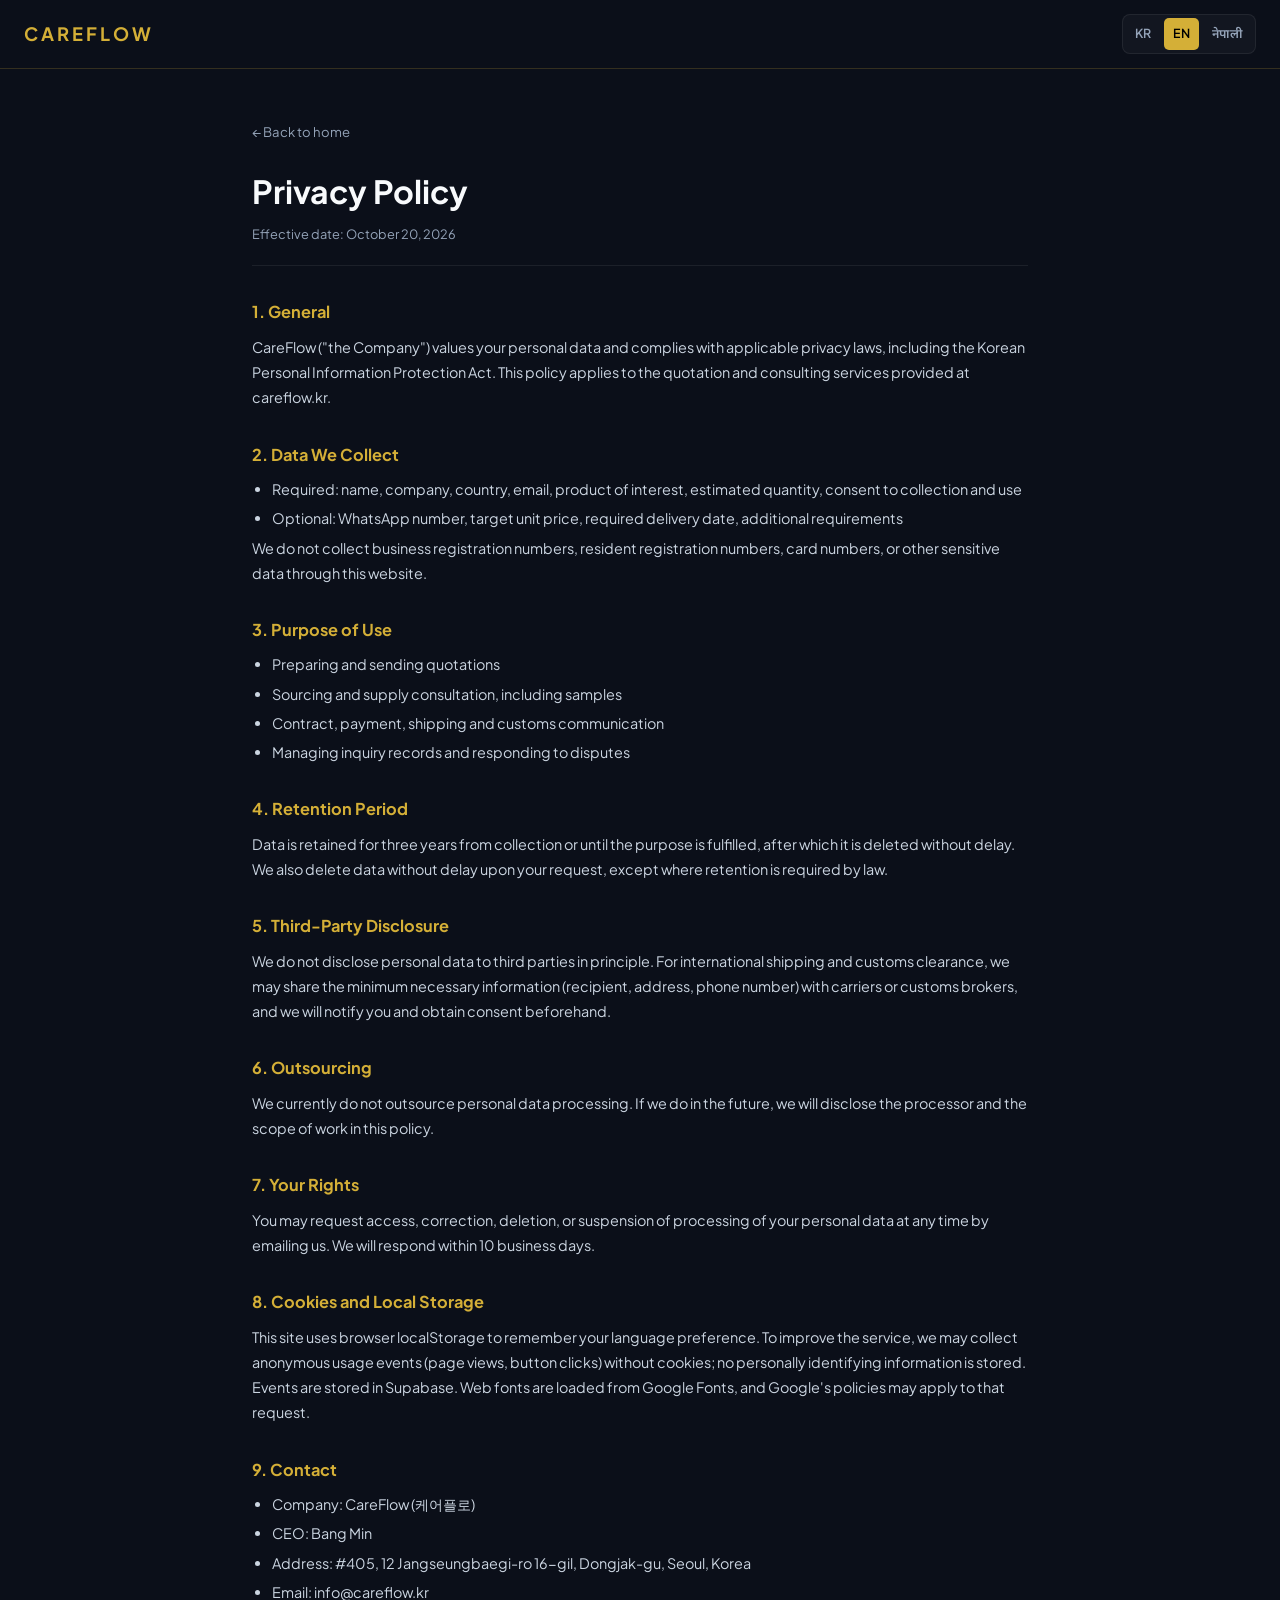
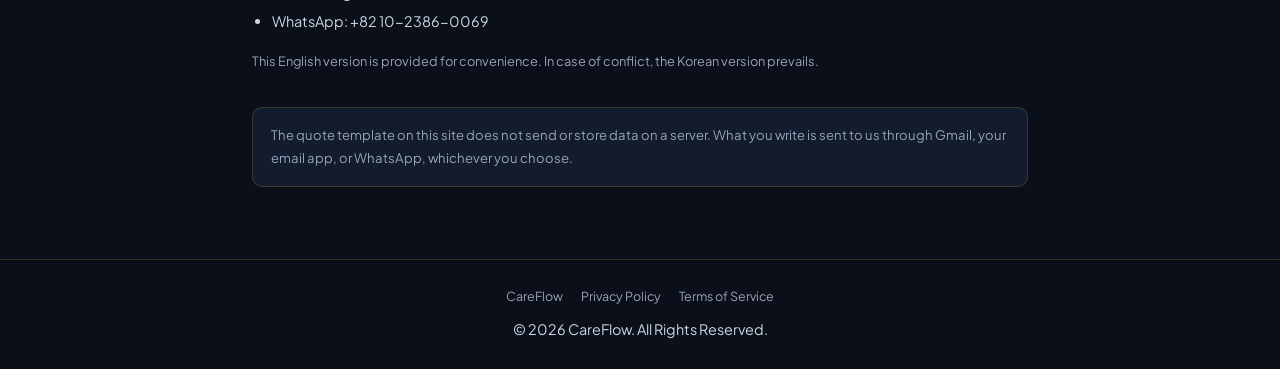
<file: privacy.html>
<!DOCTYPE html>
<html lang="ko">
<head>
<meta charset="UTF-8">
<meta name="viewport" content="width=device-width, initial-scale=1">
<meta name="theme-color" content="#0b0f19">
<title>개인정보처리방침 | CareFlow</title>
<meta name="description" content="CareFlow 개인정보처리방침: 견적 문의 시 수집하는 개인정보 항목, 이용 목적, 보유 기간 및 이용자의 권리를 안내합니다.">
<meta name="robots" content="index,follow">
<link rel="canonical" href="https://careflow.kr/privacy.html">
<link rel="icon" href="assets/favicon.svg" type="image/svg+xml">
<link rel="preconnect" href="https://fonts.googleapis.com">
<link rel="preconnect" href="https://fonts.gstatic.com" crossorigin>
<link href="https://fonts.googleapis.com/css2?family=Plus+Jakarta+Sans:wght@400;500;600;700&family=Noto+Sans+Devanagari:wght@400;600&display=swap" rel="stylesheet">
<link rel="stylesheet" href="assets/legal.css">
</head>
<body>
<header class="legal-header">
    <a class="logo" href="/">CAREFLOW</a>
    <div class="legal-lang" role="group" aria-label="Language">
        <button type="button" data-lang="ko">KR</button>
        <button type="button" data-lang="en">EN</button>
        <button type="button" data-lang="ne">नेपाली</button>
    </div>
</header>

<main class="legal-wrap">
    <a class="back" href="/" id="back-link">← 홈으로</a>
    <h1 id="legal-title">개인정보처리방침</h1>
    <p class="updated" id="legal-updated">시행일: 2026년 10월 20일</p>
    <div id="legal-body">
        <h2>1. 총칙</h2>
        <p>케어플로(이하 "회사")는 이용자의 개인정보를 중요시하며, 「개인정보 보호법」 등 관련 법령을 준수합니다. 본 방침은 careflow.kr에서 제공하는 견적·상담 서비스에 적용됩니다.</p>
    </div>
    <p class="note" id="legal-note"></p>
</main>

<footer class="site-footer">
    <a href="/">CareFlow</a>
    <a href="privacy.html" data-i18n="privacy">개인정보처리방침</a>
    <a href="terms.html" data-i18n="terms">이용약관</a>
    <p style="margin-top:10px">© 2026 CareFlow. All Rights Reserved.</p>
</footer>

<script>
(function () {
    "use strict";
    var I18N = {
        ko: {
            title: "개인정보처리방침",
            updated: "시행일: 2026년 10월 20일",
            back: "← 홈으로",
            privacy: "개인정보처리방침",
            terms: "이용약관",
            note: "본 사이트의 견적 양식은 서버로 데이터를 전송하거나 저장하지 않습니다. 작성한 내용은 이용자가 선택한 Gmail·메일 앱·WhatsApp을 통해 회사로 발송됩니다.",
            body: `
                <h2>1. 총칙</h2>
                <p>케어플로(이하 "회사")는 이용자의 개인정보를 중요시하며, 「개인정보 보호법」 등 관련 법령을 준수합니다. 본 방침은 careflow.kr에서 제공하는 견적·상담 서비스에 적용됩니다.</p>

                <h2>2. 수집하는 개인정보 항목</h2>
                <ul>
                    <li>필수: 이름, 회사명, 국가, 이메일, 관심 상품, 예상 수량, 개인정보 수집·이용 동의 여부</li>
                    <li>선택: WhatsApp 번호, 목표 단가, 희망 납기, 추가 요청 사항</li>
                </ul>
                <p>회사는 사업자등록번호, 주민등록번호, 카드번호 등 민감한 정보를 웹사이트에서 수집하지 않습니다.</p>

                <h2>3. 수집·이용 목적</h2>
                <ul>
                    <li>견적서 작성 및 회신</li>
                    <li>상품 소싱·공급 상담 및 샘플 안내</li>
                    <li>계약, 결제, 배송 및 통관 관련 커뮤니케이션</li>
                    <li>문의 이력 관리 및 분쟁 대응</li>
                </ul>

                <h2>4. 보유 및 이용 기간</h2>
                <p>수집일로부터 3년 또는 수집 목적 달성 시까지 보관하며, 기간이 지나면 지체 없이 파기합니다. 이용자가 삭제를 요청하는 경우에도 지체 없이 파기합니다. 다만 관련 법령에 따라 보존이 필요한 경우 해당 기간 동안 보관합니다.</p>

                <h2>5. 제3자 제공</h2>
                <p>회사는 원칙적으로 이용자의 개인정보를 제3자에게 제공하지 않습니다. 다만 국제 배송·통관을 위해 필요한 최소한의 정보(수령인, 주소, 연락처)를 운송사 또는 관세사에 제공할 수 있으며, 이 경우 제공 전에 고지하고 동의를 받습니다.</p>

                <h2>6. 처리 위탁</h2>
                <p>현재 회사는 개인정보 처리 업무를 외부에 위탁하지 않습니다. 향후 위탁이 발생하는 경우 수탁자와 업무 내용을 본 방침을 통해 공개합니다.</p>

                <h2>7. 이용자의 권리</h2>
                <p>이용자는 언제든지 자신의 개인정보에 대한 열람, 정정, 삭제, 처리 정지를 요청할 수 있습니다. 요청은 아래 문의처로 이메일을 보내주시면 영업일 기준 10일 이내에 처리합니다.</p>

                <h2>8. 쿠키 및 브라우저 저장소</h2>
                <p>본 사이트는 언어 설정을 기억하기 위해 브라우저의 localStorage를 사용합니다. 서비스 개선을 위해 페이지 조회·버튼 클릭 등 익명 이용 기록을 쿠키 없이 수집할 수 있으며, 개인을 식별하는 정보는 저장하지 않습니다. 이벤트는 Supabase에 저장됩니다. 웹폰트는 Google Fonts를 통해 불러오며, 이 과정에서 Google의 정책이 적용될 수 있습니다.</p>

                <h2>9. 문의처</h2>
                <ul>
                    <li>상호: 케어플로 (CareFlow)</li>
                    <li>대표: 방민</li>
                    <li>주소: 서울특별시 동작구 장승배기로16길 12, 405호 (노량진동)</li>
                    <li>이메일: info@careflow.kr</li>
                    <li>WhatsApp: +82 10-2386-0069</li>
                </ul>
            `
        },
        en: {
            title: "Privacy Policy",
            updated: "Effective date: October 20, 2026",
            back: "← Back to home",
            privacy: "Privacy Policy",
            terms: "Terms of Service",
            note: "The quote template on this site does not send or store data on a server. What you write is sent to us through Gmail, your email app, or WhatsApp, whichever you choose.",
            body: `
                <h2>1. General</h2>
                <p>CareFlow ("the Company") values your personal data and complies with applicable privacy laws, including the Korean Personal Information Protection Act. This policy applies to the quotation and consulting services provided at careflow.kr.</p>

                <h2>2. Data We Collect</h2>
                <ul>
                    <li>Required: name, company, country, email, product of interest, estimated quantity, consent to collection and use</li>
                    <li>Optional: WhatsApp number, target unit price, required delivery date, additional requirements</li>
                </ul>
                <p>We do not collect business registration numbers, resident registration numbers, card numbers, or other sensitive data through this website.</p>

                <h2>3. Purpose of Use</h2>
                <ul>
                    <li>Preparing and sending quotations</li>
                    <li>Sourcing and supply consultation, including samples</li>
                    <li>Contract, payment, shipping and customs communication</li>
                    <li>Managing inquiry records and responding to disputes</li>
                </ul>

                <h2>4. Retention Period</h2>
                <p>Data is retained for three years from collection or until the purpose is fulfilled, after which it is deleted without delay. We also delete data without delay upon your request, except where retention is required by law.</p>

                <h2>5. Third-Party Disclosure</h2>
                <p>We do not disclose personal data to third parties in principle. For international shipping and customs clearance, we may share the minimum necessary information (recipient, address, phone number) with carriers or customs brokers, and we will notify you and obtain consent beforehand.</p>

                <h2>6. Outsourcing</h2>
                <p>We currently do not outsource personal data processing. If we do in the future, we will disclose the processor and the scope of work in this policy.</p>

                <h2>7. Your Rights</h2>
                <p>You may request access, correction, deletion, or suspension of processing of your personal data at any time by emailing us. We will respond within 10 business days.</p>

                <h2>8. Cookies and Local Storage</h2>
                <p>This site uses browser localStorage to remember your language preference. To improve the service, we may collect anonymous usage events (page views, button clicks) without cookies; no personally identifying information is stored. Events are stored in Supabase. Web fonts are loaded from Google Fonts, and Google's policies may apply to that request.</p>

                <h2>9. Contact</h2>
                <ul>
                    <li>Company: CareFlow (케어플로)</li>
                    <li>CEO: Bang Min</li>
                    <li>Address: #405, 12 Jangseungbaegi-ro 16-gil, Dongjak-gu, Seoul, Korea</li>
                    <li>Email: info@careflow.kr</li>
                    <li>WhatsApp: +82 10-2386-0069</li>
                </ul>
                <p style="margin-top:16px;font-size:0.8rem;color:#94a3b8">This English version is provided for convenience. In case of conflict, the Korean version prevails.</p>
            `
        },
        ne: {
            title: "गोपनीयता नीति",
            updated: "लागू मिति: २०२६ अक्टोबर २०",
            back: "← गृहपृष्ठमा फर्कनुहोस्",
            privacy: "गोपनीयता नीति",
            terms: "सेवाका सर्तहरू",
            note: "यस साइटको कोटेशन ढाँचाले सर्भरमा डाटा पठाउँदैन वा भण्डारण गर्दैन। तपाईंले लेख्नुभएको सामग्री तपाईंले छानेको Gmail, इमेल एप वा WhatsApp मार्फत हामीकहाँ पठाइन्छ।",
            body: `
                <h2>१. सामान्य</h2>
                <p>CareFlow ("कम्पनी") ले तपाईंको व्यक्तिगत जानकारीलाई महत्व दिन्छ र कोरियाको व्यक्तिगत जानकारी संरक्षण ऐनलगायत लागू कानुनको पालना गर्छ। यो नीति careflow.kr मा उपलब्ध कोटेशन तथा परामर्श सेवामा लागू हुन्छ।</p>

                <h2>२. संकलन गरिने जानकारी</h2>
                <ul>
                    <li>अनिवार्य: नाम, कम्पनी, देश, इमेल, इच्छुक उत्पादन, अनुमानित परिमाण, संकलन र प्रयोगमा सहमति</li>
                    <li>वैकल्पिक: WhatsApp नम्बर, लक्षित मूल्य, आवश्यक मिति, थप जानकारी</li>
                </ul>
                <p>हामी यस वेबसाइटमार्फत व्यवसाय दर्ता नम्बर, नागरिकता नम्बर, कार्ड नम्बरलगायत संवेदनशील जानकारी संकलन गर्दैनौं।</p>

                <h2>३. प्रयोगको उद्देश्य</h2>
                <ul>
                    <li>कोटेशन तयार गरी पठाउन</li>
                    <li>सोर्सिङ, आपूर्ति र नमुना सम्बन्धी परामर्श</li>
                    <li>सम्झौता, भुक्तानी, ढुवानी र भन्सारसम्बन्धी सम्पर्क</li>
                    <li>सोधपुछ अभिलेख व्यवस्थापन र विवाद समाधान</li>
                </ul>

                <h2>४. भण्डारण अवधि</h2>
                <p>जानकारी संकलनको तीन वर्षसम्म वा उद्देश्य पूरा नभएसम्म राखिन्छ, त्यसपछि तुरुन्तै मेटाइन्छ। तपाईंको अनुरोधमा पनि तुरुन्तै मेटाइन्छ; कानुनले तोकेको अवधिभर भने राखिन सक्छ।</p>

                <h2>५. तेस्रो पक्षलाई जानकारी</h2>
                <p>सिद्धान्ततः हामी व्यक्तिगत जानकारी तेस्रो पक्षलाई दिँदैनौं। अन्तर्राष्ट्रिय ढुवानी र भन्सारका लागि आवश्यक न्यूनतम जानकारी (प्राप्तकर्ता, ठेगाना, सम्पर्क नम्बर) वाहक वा भन्सार एजेन्टलाई दिन सक्छौं; त्यसअघि तपाईंलाई जानकारी गराई सहमति लिनेछौं।</p>

                <h2>६. सेवा आउटसोर्सिङ</h2>
                <p>हाल हामी व्यक्तिगत जानकारी प्रशोधन आउटसोर्स गर्दैनौं। भविष्यमा गर्नुपरेमा सेवा प्रदायक र कामको दायरा यही नीतिमा सार्वजनिक गरिनेछ।</p>

                <h2>७. तपाईंको अधिकार</h2>
                <p>तपाईंले कुनै पनि समय आफ्नो जानकारी हेर्न, सुधार्न, मेटाउन वा प्रशोधन रोक्न अनुरोध गर्न सक्नुहुन्छ। इमेल गर्नुभएमा १० कार्यदिनभित्र जवाफ दिनेछौं।</p>

                <h2>८. कुकी र ब्राउजर स्टोरेज</h2>
                <p>यो साइटले भाषा सेटिङ सम्झन ब्राउजरको localStorage प्रयोग गर्छ। सेवा सुधारका लागि पृष्ठ हेराइ र बटन क्लিক जस्ता अज्ञात प्रयोग इभेन्टहरू कुकी बिना संकलन गर्न सक्छौं; व्यक्तिगत पहिचान जानकारी भण्डारण गरिँदैन। इभेन्टहरू Supabase मा भण्डारण गरिन्छ। वेबफन्ट Google Fonts बाट लोड हुन्छ र त्यसका लागि Google को नीति लागू हुन सक्छ।</p>

                <h2>९. सम्पर्क</h2>
                <ul>
                    <li>कम्पनी: CareFlow (케어플로)</li>
                    <li>प्रतिनिधि: Bang Min</li>
                    <li>ठेगाना: Seoul, Dongjak-gu, Jangseungbaegi-ro 16-gil 12, #405, Korea</li>
                    <li>इमेल: info@careflow.kr</li>
                    <li>WhatsApp: +82 10-2386-0069</li>
                </ul>
                <p style="margin-top:16px;font-size:0.8rem;color:#94a3b8">यो नेपाली संस्करण सुविधाका लागि हो। फरक परेमा कोरियाली संस्करण मान्य हुनेछ।</p>
            `
        }
    };

    var current = "ko";

    function apply(lang) {
        if (!I18N[lang]) lang = "ko";
        current = lang;
        var t = I18N[lang];
        document.documentElement.lang = lang;
        document.title = t.title + " | CareFlow";
        document.getElementById("legal-title").textContent = t.title;
        document.getElementById("legal-updated").textContent = t.updated;
        document.getElementById("back-link").textContent = t.back;
        document.getElementById("legal-note").textContent = t.note;
        document.getElementById("legal-body").innerHTML = t.body;
        document.querySelectorAll(".site-footer [data-i18n]").forEach(function (el) {
            var key = el.getAttribute("data-i18n");
            if (t[key]) el.textContent = t[key];
        });
        document.querySelectorAll(".legal-lang button").forEach(function (btn) {
            btn.classList.toggle("active", btn.getAttribute("data-lang") === lang);
        });
        try { localStorage.setItem("careflow-lang", lang); } catch (e) {}
    }

    function initial() {
        try {
            var p = new URLSearchParams(location.search).get("lang");
            if (p && I18N[p]) return p;
        } catch (e) {}
        try {
            var s = localStorage.getItem("careflow-lang");
            if (s && I18N[s]) return s;
        } catch (e) {}
        var nav = (navigator.language || "").toLowerCase();
        if (nav.indexOf("ne") === 0) return "ne";
        if (nav.indexOf("ko") === 0) return "ko";
        return "en";
    }

    document.querySelectorAll(".legal-lang button").forEach(function (btn) {
        btn.addEventListener("click", function () { apply(btn.getAttribute("data-lang")); });
    });

    apply(initial());
})();
</script>
<script src="assets/analytics-config.js"></script>
<script src="assets/analytics.js" defer></script>
</body>
</html>
</file>
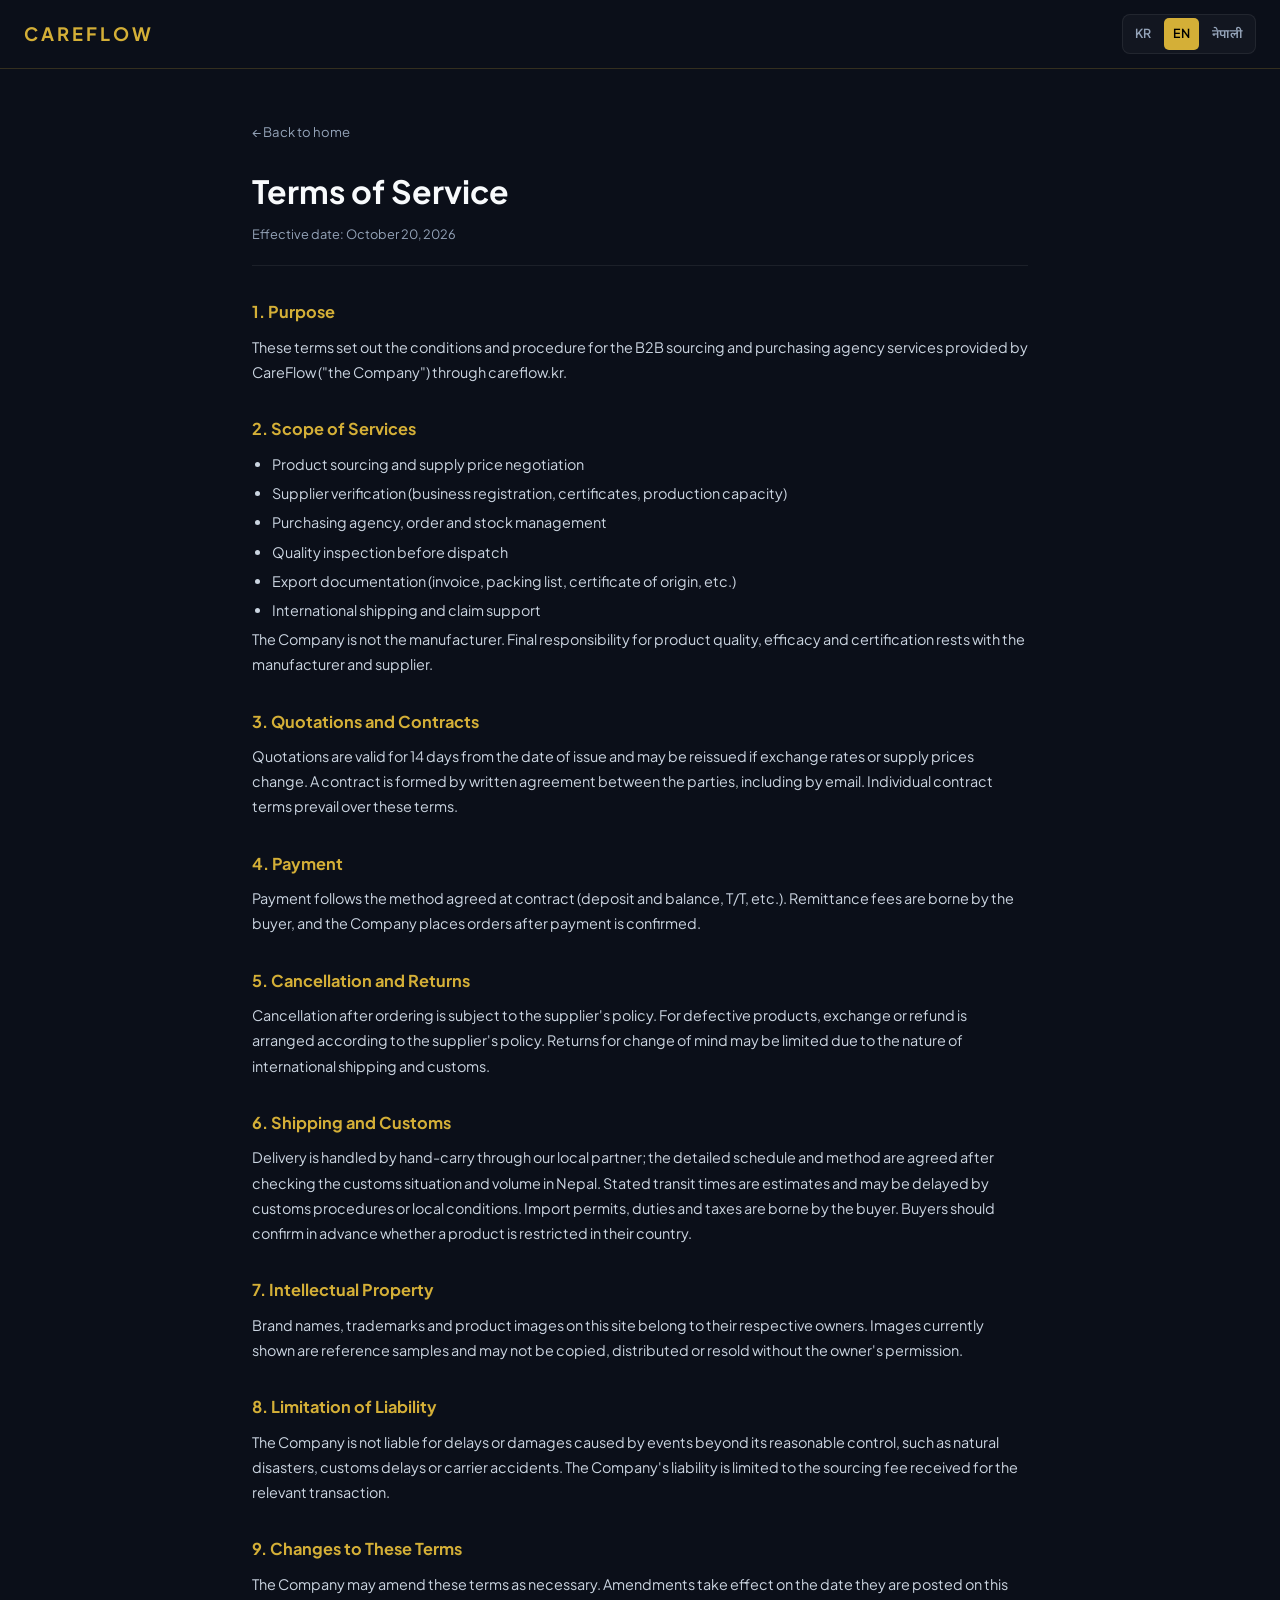
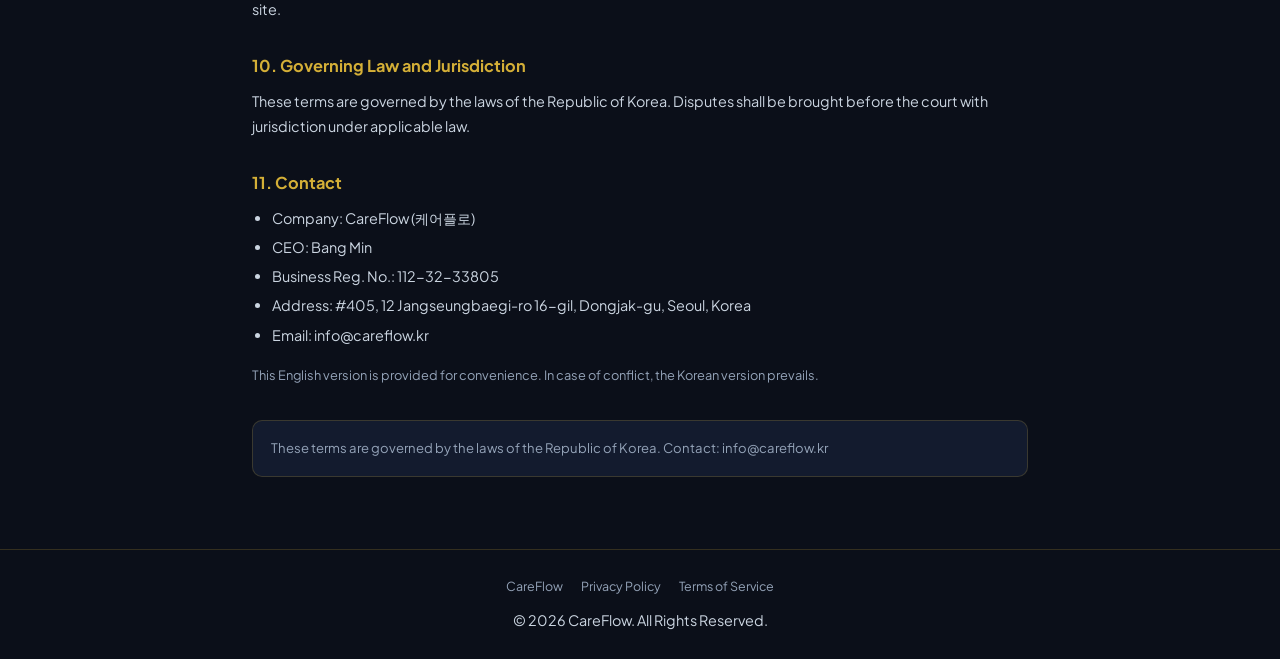
<file: terms.html>
<!DOCTYPE html>
<html lang="ko">
<head>
<meta charset="UTF-8">
<meta name="viewport" content="width=device-width, initial-scale=1">
<meta name="theme-color" content="#0b0f19">
<title>이용약관 | CareFlow</title>
<meta name="description" content="CareFlow B2B 소싱·구매대행 서비스 이용약관: 서비스 범위, 견적과 계약, 결제, 취소·반품, 배송·통관 및 책임의 한계를 안내합니다.">
<meta name="robots" content="index,follow">
<link rel="canonical" href="https://careflow.kr/terms.html">
<link rel="icon" href="assets/favicon.svg" type="image/svg+xml">
<link rel="preconnect" href="https://fonts.googleapis.com">
<link rel="preconnect" href="https://fonts.gstatic.com" crossorigin>
<link href="https://fonts.googleapis.com/css2?family=Plus+Jakarta+Sans:wght@400;500;600;700&family=Noto+Sans+Devanagari:wght@400;600&display=swap" rel="stylesheet">
<link rel="stylesheet" href="assets/legal.css">
</head>
<body>
<header class="legal-header">
    <a class="logo" href="/">CAREFLOW</a>
    <div class="legal-lang" role="group" aria-label="Language">
        <button type="button" data-lang="ko">KR</button>
        <button type="button" data-lang="en">EN</button>
        <button type="button" data-lang="ne">नेपाली</button>
    </div>
</header>

<main class="legal-wrap">
    <a class="back" href="/" id="back-link">← 홈으로</a>
    <h1 id="legal-title">이용약관</h1>
    <p class="updated" id="legal-updated">시행일: 2026년 10월 20일</p>
    <div id="legal-body">
        <h2>1. 목적</h2>
        <p>본 약관은 케어플로가 careflow.kr을 통해 제공하는 B2B 소싱·구매대행 서비스의 이용 조건과 절차를 정합니다.</p>
    </div>
    <p class="note" id="legal-note"></p>
</main>

<footer class="site-footer">
    <a href="/">CareFlow</a>
    <a href="privacy.html" data-i18n="privacy">개인정보처리방침</a>
    <a href="terms.html" data-i18n="terms">이용약관</a>
    <p style="margin-top:10px">© 2026 CareFlow. All Rights Reserved.</p>
</footer>

<script>
(function () {
    "use strict";
    var I18N = {
        ko: {
            title: "이용약관",
            updated: "시행일: 2026년 10월 20일",
            back: "← 홈으로",
            privacy: "개인정보처리방침",
            terms: "이용약관",
            note: "본 약관은 대한민국 법률에 따라 해석됩니다. 문의: info@careflow.kr",
            body: `
                <h2>1. 목적</h2>
                <p>본 약관은 케어플로(이하 "회사")가 careflow.kr을 통해 제공하는 B2B 소싱·구매대행 서비스의 이용 조건과 절차를 정하는 것을 목적으로 합니다.</p>

                <h2>2. 서비스의 범위</h2>
                <p>회사는 다음의 서비스를 제공합니다.</p>
                <ul>
                    <li>상품 소싱 및 공급가 협상</li>
                    <li>공급사 검증(사업자등록, 인증서, 생산 능력 확인)</li>
                    <li>구매대행 및 주문·재고 관리</li>
                    <li>출고 전 품질 검수(QC)</li>
                    <li>수출 서류(인보이스, 패킹리스트, 원산지증명 등) 지원</li>
                    <li>현지 파트너 핸드캐리를 통한 운송 및 클레임 대응 지원</li>
                </ul>
                <p>회사는 제조사가 아니며, 제품의 품질·효능·인증에 대한 최종 책임은 제조사 및 공급사에 있습니다.</p>

                <h2>3. 견적 및 계약</h2>
                <p>견적서는 발행일로부터 14일간 유효하며, 환율·공급가 변동 시 재견적될 수 있습니다. 계약은 당사자 간 이메일 등 서면 합의로 성립하며, 개별 계약의 조건이 본 약관보다 우선합니다.</p>

                <h2>4. 결제</h2>
                <p>결제는 계약 시 합의한 방식(계약금·잔금, T/T 등)에 따릅니다. 송금 수수료는 발주자가 부담하며, 회사는 결제가 확인된 후 발주를 진행합니다.</p>

                <h2>5. 취소 및 반품</h2>
                <p>발주 후 취소는 공급사의 정책에 따릅니다. 제품 하자가 있는 경우 공급사 정책에 따라 교환 또는 환불을 협의합니다. 단순 변심에 의한 반품은 국제 배송 및 통관의 특성상 제한될 수 있습니다.</p>

                <h2>6. 운송 및 통관</h2>
                <p>운송은 현지 파트너의 핸드캐리 방식으로 진행하며, 세부 일정과 방식은 네팔 현지 통관 상황과 물량을 확인한 뒤 협의하여 결정합니다. 표시된 운송 기간은 예상치이며, 통관 절차나 현지 사정으로 지연될 수 있습니다. 수입 허가, 관세, 부가세 등 현지 비용은 발주자가 부담합니다. 국가별 수입 규제 품목 여부는 사전에 확인해야 합니다.</p>

                <h2>7. 지적재산권</h2>
                <p>사이트에 표시된 브랜드명, 상표, 제품 이미지는 각 권리자에게 있습니다. 현재 게시된 이미지는 참고용 샘플이며, 권리자의 허락 없이 복제·배포·재판매할 수 없습니다.</p>

                <h2>8. 책임의 한계</h2>
                <p>회사는 천재지변, 통관 지연, 운송사 사고 등 합리적으로 통제할 수 없는 사유로 발생한 지연이나 손해에 대해 책임을 지지 않습니다. 회사의 배상 책임은 해당 거래에서 회사가 받은 소싱 수수료를 한도로 합니다.</p>

                <h2>9. 약관의 변경</h2>
                <p>회사는 필요한 경우 본 약관을 변경할 수 있으며, 변경된 약관은 사이트에 게시한 날부터 효력이 발생합니다.</p>

                <h2>10. 준거법 및 관할</h2>
                <p>본 약관은 대한민국 법률에 따라 해석되며, 분쟁이 발생한 경우 관련 법령이 정한 관할 법원에 제기합니다.</p>

                <h2>11. 문의처</h2>
                <ul>
                    <li>상호: 케어플로 (CareFlow)</li>
                    <li>대표: 방민</li>
                    <li>사업자등록번호: 112-32-33805</li>
                    <li>주소: 서울특별시 동작구 장승배기로16길 12, 405호 (노량진동)</li>
                    <li>이메일: info@careflow.kr</li>
                </ul>
            `
        },
        en: {
            title: "Terms of Service",
            updated: "Effective date: October 20, 2026",
            back: "← Back to home",
            privacy: "Privacy Policy",
            terms: "Terms of Service",
            note: "These terms are governed by the laws of the Republic of Korea. Contact: info@careflow.kr",
            body: `
                <h2>1. Purpose</h2>
                <p>These terms set out the conditions and procedure for the B2B sourcing and purchasing agency services provided by CareFlow ("the Company") through careflow.kr.</p>

                <h2>2. Scope of Services</h2>
                <ul>
                    <li>Product sourcing and supply price negotiation</li>
                    <li>Supplier verification (business registration, certificates, production capacity)</li>
                    <li>Purchasing agency, order and stock management</li>
                    <li>Quality inspection before dispatch</li>
                    <li>Export documentation (invoice, packing list, certificate of origin, etc.)</li>
                    <li>International shipping and claim support</li>
                </ul>
                <p>The Company is not the manufacturer. Final responsibility for product quality, efficacy and certification rests with the manufacturer and supplier.</p>

                <h2>3. Quotations and Contracts</h2>
                <p>Quotations are valid for 14 days from the date of issue and may be reissued if exchange rates or supply prices change. A contract is formed by written agreement between the parties, including by email. Individual contract terms prevail over these terms.</p>

                <h2>4. Payment</h2>
                <p>Payment follows the method agreed at contract (deposit and balance, T/T, etc.). Remittance fees are borne by the buyer, and the Company places orders after payment is confirmed.</p>

                <h2>5. Cancellation and Returns</h2>
                <p>Cancellation after ordering is subject to the supplier's policy. For defective products, exchange or refund is arranged according to the supplier's policy. Returns for change of mind may be limited due to the nature of international shipping and customs.</p>

                <h2>6. Shipping and Customs</h2>
                <p>Delivery is handled by hand-carry through our local partner; the detailed schedule and method are agreed after checking the customs situation and volume in Nepal. Stated transit times are estimates and may be delayed by customs procedures or local conditions. Import permits, duties and taxes are borne by the buyer. Buyers should confirm in advance whether a product is restricted in their country.</p>

                <h2>7. Intellectual Property</h2>
                <p>Brand names, trademarks and product images on this site belong to their respective owners. Images currently shown are reference samples and may not be copied, distributed or resold without the owner's permission.</p>

                <h2>8. Limitation of Liability</h2>
                <p>The Company is not liable for delays or damages caused by events beyond its reasonable control, such as natural disasters, customs delays or carrier accidents. The Company's liability is limited to the sourcing fee received for the relevant transaction.</p>

                <h2>9. Changes to These Terms</h2>
                <p>The Company may amend these terms as necessary. Amendments take effect on the date they are posted on this site.</p>

                <h2>10. Governing Law and Jurisdiction</h2>
                <p>These terms are governed by the laws of the Republic of Korea. Disputes shall be brought before the court with jurisdiction under applicable law.</p>

                <h2>11. Contact</h2>
                <ul>
                    <li>Company: CareFlow (케어플로)</li>
                    <li>CEO: Bang Min</li>
                    <li>Business Reg. No.: 112-32-33805</li>
                    <li>Address: #405, 12 Jangseungbaegi-ro 16-gil, Dongjak-gu, Seoul, Korea</li>
                    <li>Email: info@careflow.kr</li>
                </ul>
                <p style="margin-top:16px;font-size:0.8rem;color:#94a3b8">This English version is provided for convenience. In case of conflict, the Korean version prevails.</p>
            `
        },
        ne: {
            title: "सेवाका सर्तहरू",
            updated: "लागू मिति: २०२६ अक्टोबर २०",
            back: "← गृहपृष्ठमा फर्कनुहोस्",
            privacy: "गोपनीयता नीति",
            terms: "सेवाका सर्तहरू",
            note: "यी सर्तहरू कोरिया गणतन्त्रको कानुनअनुसार व्याख्या गरिन्छ। सम्पर्क: info@careflow.kr",
            body: `
                <h2>१. उद्देश्य</h2>
                <p>यी सर्तहरूले CareFlow ("कम्पनी") ले careflow.kr मार्फत प्रदान गर्ने B2B सोर्सिङ तथा खरिद सेवाका सर्त र प्रक्रिया निर्धारण गर्छन्।</p>

                <h2>२. सेवाको दायरा</h2>
                <ul>
                    <li>उत्पादन सोर्सिङ र आपूर्ति मूल्य वार्ता</li>
                    <li>आपूर्तिकर्ता प्रमाणीकरण (व्यवसाय दर्ता, प्रमाणपत्र, उत्पादन क्षमता)</li>
                    <li>खरिद सेवा, अर्डर र स्टक व्यवस्थापन</li>
                    <li>पठाउनुअघिको गुणस्तर जाँच</li>
                    <li>निर्यात कागजात (इनभ्वाइस, प्याकिङ लिस्ट, उत्पत्ति प्रमाणपत्र आदि)</li>
                    <li>स्थानीय साझेदारमार्फत ह्यान्ड-क्यारी ढुवानी र उजुरी सहयोग</li>
                </ul>
                <p>कम्पनी निर्माता होइन। उत्पादनको गुणस्तर, प्रभावकारिता र प्रमाणपत्रको अन्तिम जिम्मेवारी निर्माता तथा आपूर्तिकर्ताको हुन्छ।</p>

                <h2>३. कोटेशन र सम्झौता</h2>
                <p>कोटेशन जारी भएको मितिले १४ दिनसम्म मान्य हुन्छ; विनिमय दर वा आपूर्ति मूल्य परिवर्तन भएमा पुनः कोटेशन दिइन सक्छ। इमेललगायत लिखित सहमतिबाट सम्झौता हुन्छ। व्यक्तिगत सम्झौताका सर्त यी सर्तभन्दा प्राथमिक हुन्छन्।</p>

                <h2>४. भुक्तानी</h2>
                <p>भुक्तानी सम्झौतामा तय भएको तरिका (अग्रिम र बाँकी, T/T आदि) अनुसार हुन्छ। रेमिट्यान्स शुल्क खरिदकर्ताले बेहोर्नेछ र भुक्तानी पुष्टि भएपछि मात्र अर्डर गरिन्छ।</p>

                <h2>५. रद्द र फिर्ता</h2>
                <p>अर्डरपछिको रद्द आपूर्तिकर्ताको नीतिअनुसार हुन्छ। उत्पादनमा खराबी भएमा आपूर्तिकर्ताको नीतिअनुसार साट्ने वा फिर्ता गर्ने व्यवस्था गरिन्छ। अन्तर्राष्ट्रिय ढुवानी र भन्सारका कारण मन परिवर्तन भई फिर्ता गर्न सीमित हुन सक्छ।</p>

                <h2>६. ढुवानी र भन्सार</h2>
                <p>ढुवानी स्थानीय साझेदारमार्फत ह्यान्ड-क्यारीद्वारा गरिन्छ; विस्तृत तालिका र माध्यम नेपालको भन्सार अवस्था र परिमाण हेरेपछि सहमतिमा तय गरिन्छ। देखाइएको ढुवानी समय अनुमानित हो; भन्सार वा स्थानीय अवस्थाले ढिलाइ हुन सक्छ। आयात अनुमति, भन्सार महसुल र कर खरिदकर्ताले बेहोर्नेछ। उत्पादन आफ्नो देशमा प्रतिबन्धित छ कि छैन अग्रिम जाँच गर्नुपर्छ।</p>

                <h2>७. बौद्धिक सम्पत्ति</h2>
                <p>यस साइटमा देखाइएका ब्रान्ड नाम, ट्रेडमार्क र उत्पादन तस्बिर सम्बन्धित धनीको हुन्। हाल देखाइएका तस्बिर नमुना मात्र हुन्; धनीको अनुमति बिना प्रतिलिपि, वितरण वा पुनः बिक्री गर्न पाइँदैन।</p>

                <h2>८. दायित्वको सीमा</h2>
                <p>प्राकृतिक प्रकोप, भन्सार ढिलाइ, वाहकको दुर्घटना जस्ता नियन्त्रणबाहिरका कारणले भएको ढिलाइ वा क्षतिको जिम्मेवारी कम्पनीमा हुँदैन। कम्पनीको दायित्व सम्बन्धित कारोबारको सोर्सिङ शुल्कसम्म सीमित हुन्छ।</p>

                <h2>९. सर्त परिवर्तन</h2>
                <p>कम्पनीले आवश्यक परेमा यी सर्त परिवर्तन गर्न सक्छ। परिवर्तित सर्त साइटमा प्रकाशित भएको मितिदेखि लागू हुन्छ।</p>

                <h2>१०. लागू कानुन र अधिकारक्षेत्र</h2>
                <p>यी सर्त कोरिया गणतन्त्रको कानुनअनुसार व्याख्या गरिन्छ। विवाद भएमा लागू कानुनले तोकेको अधिकारक्षेत्रको अदालतमा पेस गरिनेछ।</p>

                <h2>११. सम्पर्क</h2>
                <ul>
                    <li>कम्पनी: CareFlow (케어플로)</li>
                    <li>प्रतिनिधि: Bang Min</li>
                    <li>व्यवसाय दर्ता नम्बर: 112-32-33805</li>
                    <li>ठेगाना: Seoul, Dongjak-gu, Jangseungbaegi-ro 16-gil 12, #405, Korea</li>
                    <li>इमेल: info@careflow.kr</li>
                </ul>
                <p style="margin-top:16px;font-size:0.8rem;color:#94a3b8">यो नेपाली संस्करण सुविधाका लागि हो। फरक परेमा कोरियाली संस्करण मान्य हुनेछ।</p>
            `
        }
    };

    function apply(lang) {
        if (!I18N[lang]) lang = "ko";
        var t = I18N[lang];
        document.documentElement.lang = lang;
        document.title = t.title + " | CareFlow";
        document.getElementById("legal-title").textContent = t.title;
        document.getElementById("legal-updated").textContent = t.updated;
        document.getElementById("back-link").textContent = t.back;
        document.getElementById("legal-note").textContent = t.note;
        document.getElementById("legal-body").innerHTML = t.body;
        document.querySelectorAll(".site-footer [data-i18n]").forEach(function (el) {
            var key = el.getAttribute("data-i18n");
            if (t[key]) el.textContent = t[key];
        });
        document.querySelectorAll(".legal-lang button").forEach(function (btn) {
            btn.classList.toggle("active", btn.getAttribute("data-lang") === lang);
        });
        try { localStorage.setItem("careflow-lang", lang); } catch (e) {}
    }

    function initial() {
        try {
            var p = new URLSearchParams(location.search).get("lang");
            if (p && I18N[p]) return p;
        } catch (e) {}
        try {
            var s = localStorage.getItem("careflow-lang");
            if (s && I18N[s]) return s;
        } catch (e) {}
        var nav = (navigator.language || "").toLowerCase();
        if (nav.indexOf("ne") === 0) return "ne";
        if (nav.indexOf("ko") === 0) return "ko";
        return "en";
    }

    document.querySelectorAll(".legal-lang button").forEach(function (btn) {
        btn.addEventListener("click", function () { apply(btn.getAttribute("data-lang")); });
    });

    apply(initial());
})();
</script>
<script src="assets/analytics-config.js"></script>
<script src="assets/analytics.js" defer></script>
</body>
</html>
</file>
<file: assets/legal.css>
:root {
    --bg: #0b0f19;
    --card: #131b2e;
    --accent: #d4af37;
    --text: #f8fafc;
    --muted: #94a3b8;
    --border: rgba(212, 175, 55, 0.2);
}
* { box-sizing: border-box; margin: 0; padding: 0; }
html { -webkit-text-size-adjust: 100%; }
body {
    background: var(--bg);
    color: var(--text);
    font-family: 'Plus Jakarta Sans', 'Noto Sans Devanagari', -apple-system, BlinkMacSystemFont, 'Segoe UI', 'Malgun Gothic', sans-serif;
    line-height: 1.75;
}
a { color: var(--accent); }
.legal-header {
    display: flex; align-items: center; justify-content: space-between; gap: 16px;
    padding: 14px 24px; border-bottom: 1px solid var(--border);
    background: var(--bg); position: relative; z-index: 10;
}
.logo { color: var(--accent); font-weight: 700; letter-spacing: 3px; text-decoration: none; font-size: 1.15rem; }
.legal-lang { display: flex; gap: 4px; background: rgba(255,255,255,0.03); border: 1px solid rgba(255,255,255,0.07); border-radius: 8px; padding: 3px; }
.legal-lang button {
    background: transparent; border: 0; color: var(--muted); font: inherit; font-size: 0.78rem;
    font-weight: 600; padding: 5px 9px; border-radius: 5px; cursor: pointer;
}
.legal-lang button.active { background: var(--accent); color: #000; }
.legal-wrap { max-width: 820px; margin: 0 auto; padding: 48px 22px 72px; }
.back { display: inline-block; font-size: 0.82rem; text-decoration: none; margin-bottom: 26px; color: var(--muted); }
.back:hover { color: var(--accent); }
h1 { font-size: clamp(1.5rem, 3vw, 2rem); line-height: 1.35; margin-bottom: 10px; }
.updated { color: var(--muted); font-size: 0.8rem; margin-bottom: 32px; padding-bottom: 20px; border-bottom: 1px solid rgba(255,255,255,0.07); }
h2 { font-size: 1.02rem; color: var(--accent); margin: 30px 0 8px; }
p, li { font-size: 0.9rem; color: #cbd5e1; }
ul { padding-left: 20px; margin-top: 6px; }
li { margin-bottom: 4px; }
.note { margin-top: 34px; padding: 16px 18px; background: var(--card); border: 1px solid var(--border); border-radius: 10px; font-size: 0.82rem; color: var(--muted); }
.site-footer { border-top: 1px solid var(--border); padding: 26px 22px; text-align: center; font-size: 0.78rem; color: #64748b; }
.site-footer a { color: var(--muted); text-decoration: none; margin: 0 8px; }
.site-footer a:hover { color: var(--accent); }
@media (max-width: 520px) {
    .legal-wrap { padding: 34px 18px 56px; }
    .legal-header { padding: 12px 16px; }
}
</file>
